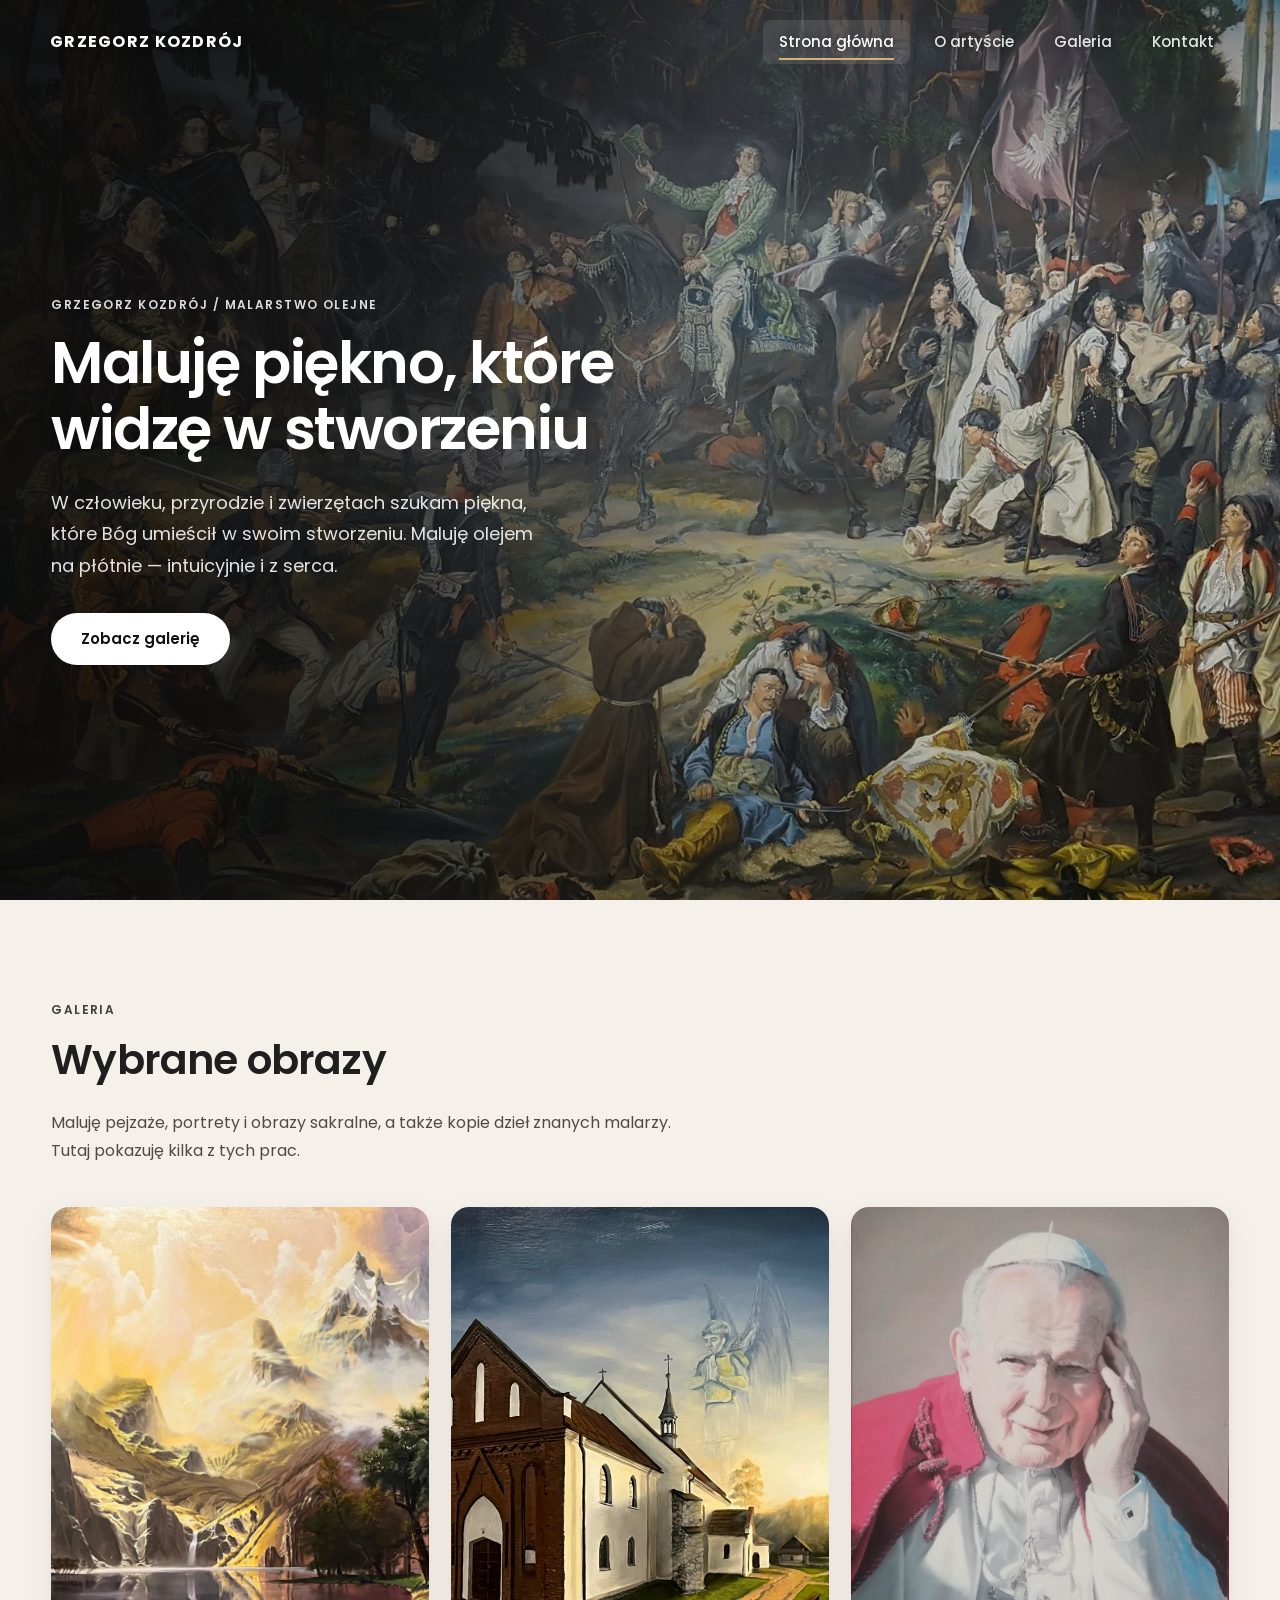
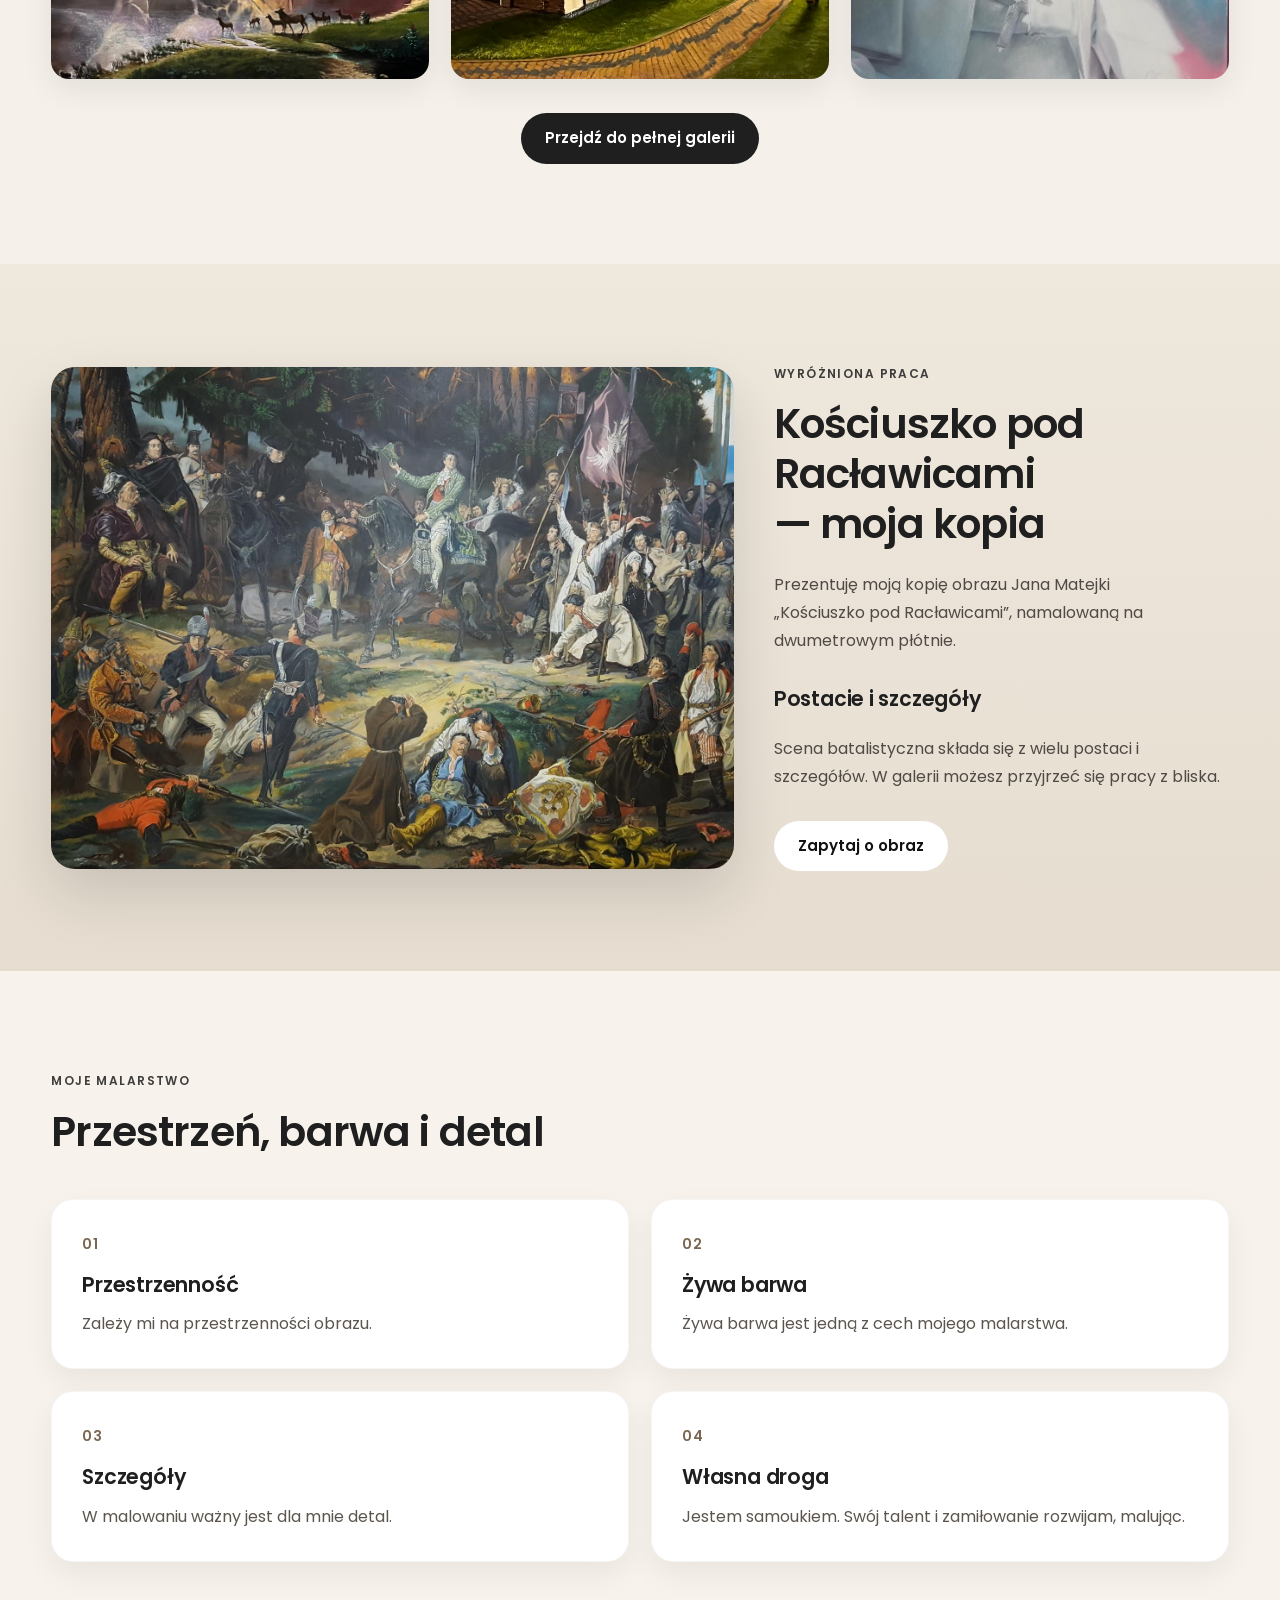
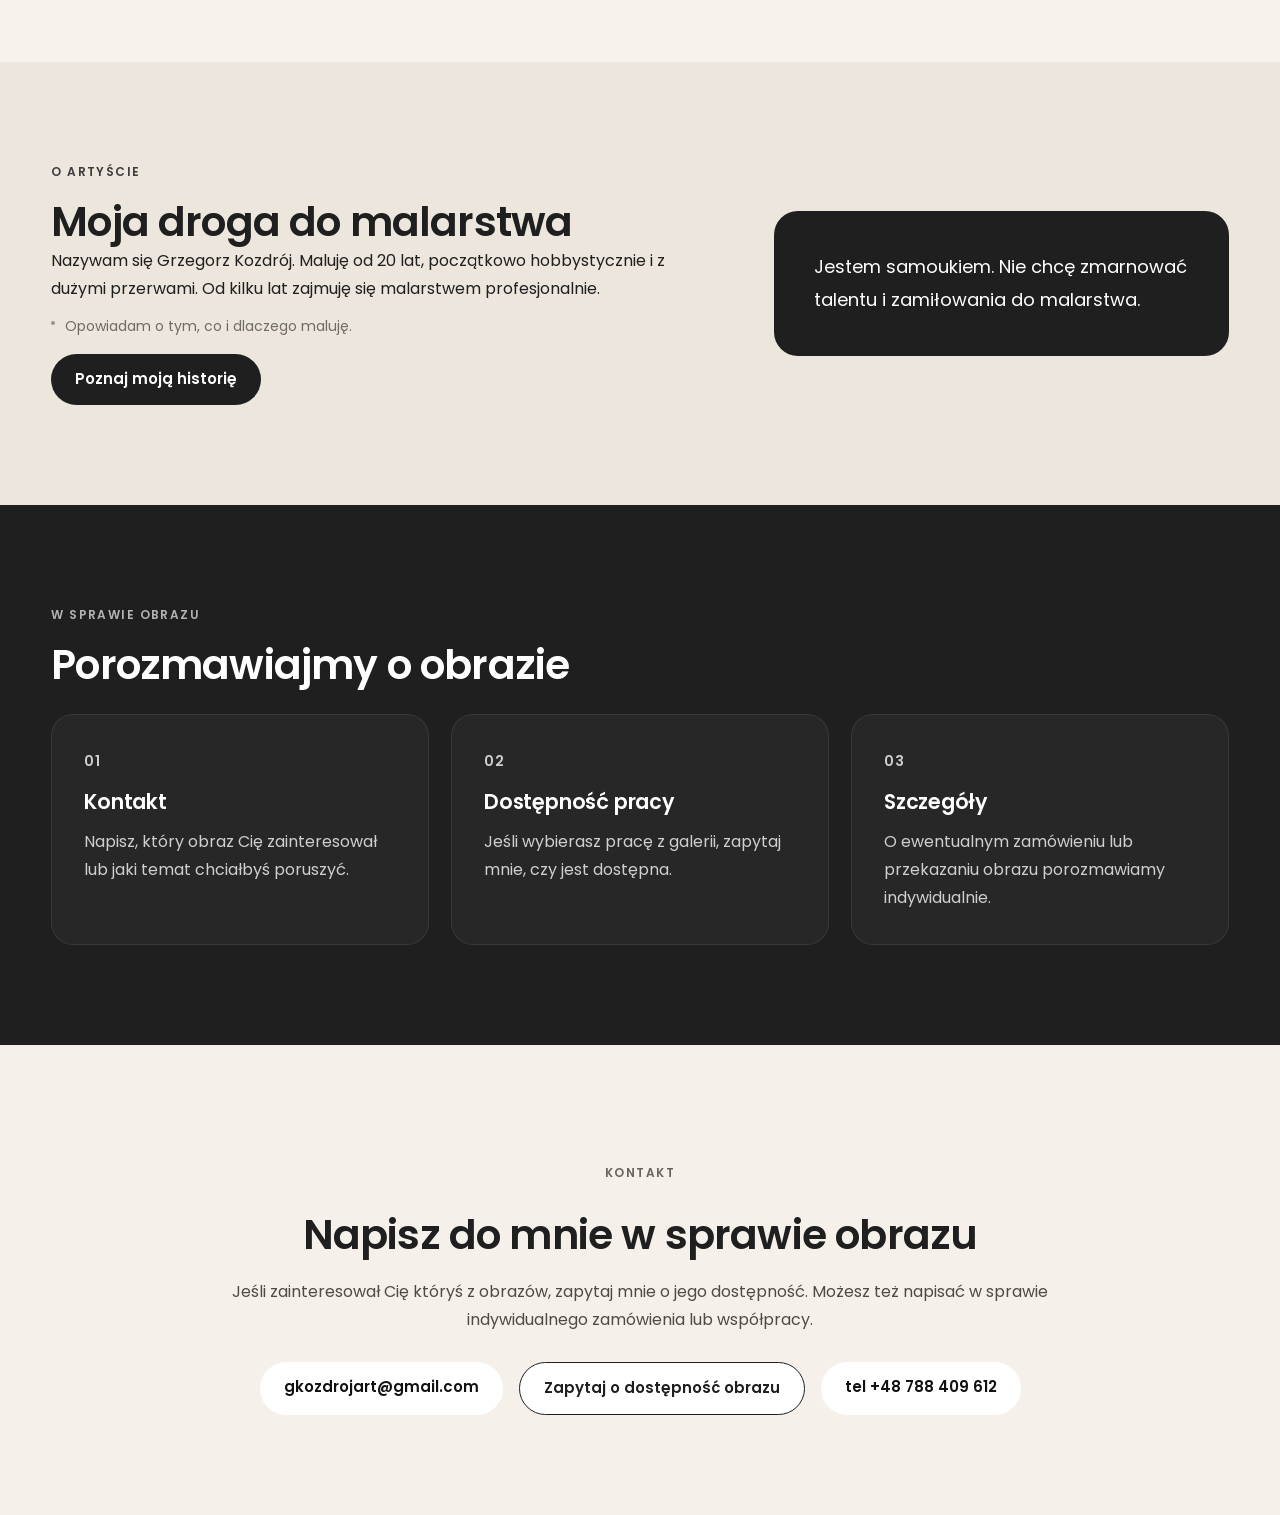
<file: index.html>
<!DOCTYPE html>
<html lang="pl">
<head>
  <meta charset="UTF-8" />
  <meta name="viewport" content="width=device-width, initial-scale=1.0" />
  <title>Grzegorz Kozdrój — malarstwo olejne</title>
  <meta name="description" content="Maluję olejem na płótnie, szukając piękna Bożego stworzenia. Poznaj moje malarstwo, obejrzyj wybrane prace i napisz do mnie w sprawie obrazu." />
  <meta name="robots" content="index, follow" />
  <link rel="canonical" href="https://grzegorzkozdroj.pl/" />
  <meta property="og:image:width" content="1200" />
  <meta property="og:image:height" content="630" />
  <meta property="og:type" content="website" />
  <meta property="og:locale" content="pl_PL" />
  <meta property="og:title" content="Grzegorz Kozdrój — malarstwo olejne" />
  <meta property="og:description" content="Maluję olejem na płótnie, szukając piękna Bożego stworzenia. Poznaj moje malarstwo, obejrzyj wybrane prace i napisz do mnie w sprawie obrazu." />
  <meta property="og:url" content="https://grzegorzkozdroj.pl/" />
  <meta property="og:image" content="https://grzegorzkozdroj.pl/images/og-image2.png" />
  <meta property="og:image:alt" content="Wybrana praca malarska Grzegorza Kozdroja" />

  <meta name="twitter:card" content="summary_large_image" />
  <meta name="twitter:title" content="Grzegorz Kozdrój — malarstwo olejne" />
  <meta name="twitter:description" content="Maluję olejem na płótnie, szukając piękna Bożego stworzenia. Poznaj moje malarstwo, obejrzyj wybrane prace i napisz do mnie w sprawie obrazu." />
  <meta name="twitter:image" content="https://grzegorzkozdroj.pl/images/og-image2.png" />
  <link rel="preconnect" href="https://fonts.googleapis.com" />
  <link rel="preconnect" href="https://fonts.gstatic.com" crossorigin />
  <link rel="stylesheet" href="https://fonts.googleapis.com/css2?family=Poppins:wght@400;500;600;700&display=swap" />
  <link rel="stylesheet" href="style.css" />
  <link rel="stylesheet" href="typography.css" />
  <link rel="stylesheet" href="navigation.css" />
  <script type="application/ld+json">
    {
      "@context": "https://schema.org",
      "@type": "Person",
      "name": "Grzegorz Kozdrój",
      "jobTitle": "Artysta malarz",
      "url": "https://grzegorzkozdroj.pl/",
      "image": "https://grzegorzkozdroj.pl/images/og-image2.png",
      "email": "gkozdrojart@gmail.com",
      "telephone": "+48 788 409 612",
      "sameAs": [],
      "knowsAbout": [
        "malarstwo olejne",
        "malarstwo sakralne",
        "malarstwo historyczne",
        "pejzaże olejne",
        "portret olejny"
      ]
    }
  </script>
  <link rel="icon" href="images/favicon2.ico" type="image/x-icon">
</head>
<body class="home-page">
  <header  class="site-header">
    <div class="container header-inner">
      <a href="index.html" class="brand">Grzegorz Kozdrój</a>

      <nav class="main-nav" aria-label="Nawigacja główna">
        <a href="index.html" class="active" aria-current="page">Strona główna</a>
        <a href="artysta.html">O artyście</a>
        <a href="galeria.html">Galeria</a>
        <a href="#kontakt">Kontakt</a>
      </nav>

      <button
        class="mobile-menu-btn"
        type="button"
        aria-label="Otwórz menu"
        aria-expanded="false"
        aria-controls="mobile-menu"
      >
        <span></span>
        <span></span>
      </button>
    </div>

    <nav class="mobile-nav" id="mobile-menu" aria-label="Nawigacja mobilna" hidden>
      <a href="index.html" class="active" aria-current="page">Strona główna</a>
      <a href="artysta.html">O artyście</a>
      <a href="galeria.html">Galeria</a>
      <a href="#kontakt">Kontakt</a>
    </nav>
  </header>
  <header class="hero">


    <div class="hero-content">
      <p class="hero-subtitle">Grzegorz Kozdrój / Malarstwo olejne</p>
      <h1>Maluję piękno, które widzę w stworzeniu</h1>
      <p class="hero-text">
        W człowieku, przyrodzie i zwierzętach szukam piękna, które Bóg umieścił w swoim stworzeniu. Maluję olejem na płótnie — intuicyjnie i z serca.
      </p>
      <a href="galeria.html" class="btn">Zobacz galerię</a>
    </div>
  </header>

  <main>
    <section class="intro" aria-labelledby="wybrane-prace">
      <div class="container">
        <div class="section-heading">
          <p class="eyebrow">Galeria</p>
          <h2 id="wybrane-prace">Wybrane obrazy</h2>
        </div>
        <p class="intro-text">
            Maluję pejzaże, portrety i obrazy sakralne, a także kopie dzieł znanych malarzy. Tutaj pokazuję kilka z tych prac.
        </p>

        <div class="preview-grid">
          <article class="preview-card">
            <img src="images/gallery-item4.jpg" alt="Kopia obrazu Alberta Bierstadta Among the Sierra Nevada, California — wykonanie Grzegorza Kozdroja" loading="lazy">
          </article>
          <article class="preview-card">
            <img src="images/gallery-item8.jpg" alt="Kościół i anioł — obraz Grzegorza Kozdroja" loading="lazy">
          </article>
          <article class="preview-card">
            <img src="images/gallery-item11.jpg" alt="Portret Jana Pawła II autorstwa Grzegorza Kozdroja" loading="lazy">
          </article>
        </div>

        <div class="center">
          <a href="galeria.html" class="btn btn-secondary">Przejdź do pełnej galerii</a>
        </div>
      </div>
    </section>
    <section class="featured-work" id="wyrozniona-praca">
      <div class="container featured-grid">
        <div class="featured-image-wrap">
          <img src="images/gallery-item3.jpg" alt="Kopia obrazu Jana Matejki Kościuszko pod Racławicami — wykonanie Grzegorza Kozdroja" loading="lazy" />
        </div>

        <div class="featured-content">
          <p class="eyebrow">Wyróżniona praca</p>
          <h2>Kościuszko pod Racławicami — moja kopia</h2>
          <p class="featured-text">
            Prezentuję moją kopię obrazu Jana Matejki „Kościuszko pod Racławicami”, namalowaną na dwumetrowym płótnie.
          </p>
          <h3>Postacie i szczegóły</h3>
          <p class="featured-text">Scena batalistyczna składa się z wielu postaci i szczegółów. W galerii możesz przyjrzeć się pracy z bliska.</p>
          <a href="#kontakt" class="btn">Zapytaj o obraz</a>
        </div>
      </div>
    </section>

    <section class="value-section" id="dlaczego-te-obrazy">
      <div class="container">
        <div class="section-heading value-heading">
          <p class="eyebrow">Moje malarstwo</p>
          <h2>Przestrzeń, barwa i detal</h2>
        </div>

        <div class="value-grid">
          <article class="value-card">
            <span class="value-number">01</span>
            <h3>Przestrzenność</h3>
            <p>Zależy mi na przestrzenności obrazu.</p>
          </article>

          <article class="value-card">
            <span class="value-number">02</span>
            <h3>Żywa barwa</h3>
            <p>Żywa barwa jest jedną z cech mojego malarstwa.</p>
          </article>

          <article class="value-card">
            <span class="value-number">03</span>
            <h3>Szczegóły</h3>
            <p>W malowaniu ważny jest dla mnie detal.</p>
          </article>

          <article class="value-card">
            <span class="value-number">04</span>
            <h3>Własna droga</h3>
            <p>Jestem samoukiem. Swój talent i zamiłowanie rozwijam, malując.</p>
          </article>
        </div>
      </div>
    </section>

    <section class="about" id="o-artyscie">
      <div class="container about-grid">
        <div class="about-text">
          <p class="eyebrow">O artyście</p>
          <h2>Moja droga do malarstwa</h2>
          <p>
            Nazywam się Grzegorz Kozdrój. Maluję od 20 lat, początkowo hobbystycznie i z dużymi przerwami. Od kilku lat zajmuję się malarstwem profesjonalnie.
          </p>
          <p class="microcopy">Opowiadam o tym, co i dlaczego maluję.</p>
          <a href="artysta.html" class="btn btn-secondary">Poznaj moją historię</a>
        </div>

        <div class="about-box">
          <p>
            Jestem samoukiem. Nie chcę zmarnować talentu i zamiłowania do malarstwa.
          </p>
        </div>
      </div>
    </section>

    <section class="process-section" id="proces-wspolpracy">
      <div class="container">
        <div class="section-heading process-heading">
          <p class="eyebrow">W sprawie obrazu</p>
          <h2>Porozmawiajmy o obrazie</h2>
        </div>

        <div class="process-grid">
          <article class="process-card">
            <span class="process-step">01</span>
            <h3>Kontakt</h3>
            <p>Napisz, który obraz Cię zainteresował lub jaki temat chciałbyś poruszyć.</p>
          </article>

          <article class="process-card">
            <span class="process-step">02</span>
            <h3>Dostępność pracy</h3>
            <p>Jeśli wybierasz pracę z galerii, zapytaj mnie, czy jest dostępna.</p>
          </article>

          <article class="process-card">
            <span class="process-step">03</span>
            <h3>Szczegóły</h3>
            <p>O ewentualnym zamówieniu lub przekazaniu obrazu porozmawiamy indywidualnie.</p>
          </article>
        </div>
      </div>
    </section>
    <!--
    <section class="testimonial-home" aria-labelledby="opinia-o-tworczosci-home">
      <div class="container testimonial-home-grid">
        <div class="testimonial-home-media">
          <img src="images/image.png" alt="Osoba wypowiadająca się o twórczości Grzegorza Kozdroja" />
        </div>

        <div class="testimonial-home-content">
          <p class="eyebrow">Opinia o twórczości</p>
          <h2 id="opinia-o-tworczosci-home">Malarstwo docenione przez osoby związane ze sztuką</h2>

          <blockquote class="testimonial-home-quote">
            „Twórczość Grzegorza Kozdroja wyróżnia się wyczuciem koloru, uważnością na detal oraz umiejętnością budowania nastroju obrazu. To malarstwo prowadzone z wrażliwością i autentycznym zrozumieniem tradycji.”
          </blockquote>

          <div class="testimonial-home-author">
            <strong>Imię i nazwisko do uzupełnienia</strong>
            <span>Nauczycielka malarstwa / ekspertka — do doprecyzowania</span>
          </div>
        </div>
      </div>
    </section>
    -->
    <section class="contact" id="kontakt">
      <div class="container contact-box">
        <p class="eyebrow">Kontakt</p>
        <h2>Napisz do mnie w sprawie obrazu</h2>
        <p>
          Jeśli zainteresował Cię któryś z obrazów, zapytaj mnie o jego dostępność. Możesz też napisać w sprawie indywidualnego zamówienia lub współpracy.
        </p>
        <div class="contact-actions">
          <a href="mailto:gkozdrojart@gmail.com" class="btn">gkozdrojart@gmail.com</a>
          <a href="mailto:gkozdrojart@gmail.com?subject=Zapytanie%20o%20dost%C4%99pno%C5%9B%C4%87%20obrazu" class="btn btn-secondary-outline">Zapytaj o dostępność obrazu</a>
          <a href="tel:+48788409612" class="btn">tel +48 788 409 612</a>
        </div>
      </div>
    </section>
  </main>
  <script src="artysta.js"></script>
  <a class="mobile-contact" href="#kontakt" aria-label="Przejdź do kontaktu">
    <svg viewBox="0 0 24 24" fill="none" aria-hidden="true" focusable="false"><path d="M20 11.5a7.5 7.5 0 0 1-7.5 7.5H6l-3 2V11.5a8.5 8.5 0 0 1 17 0Z"/><path d="M8 10h8M8 14h5"/></svg>
  </a>
  <script src="mobile-contact.js"></script>
</body>
</html>
</file>
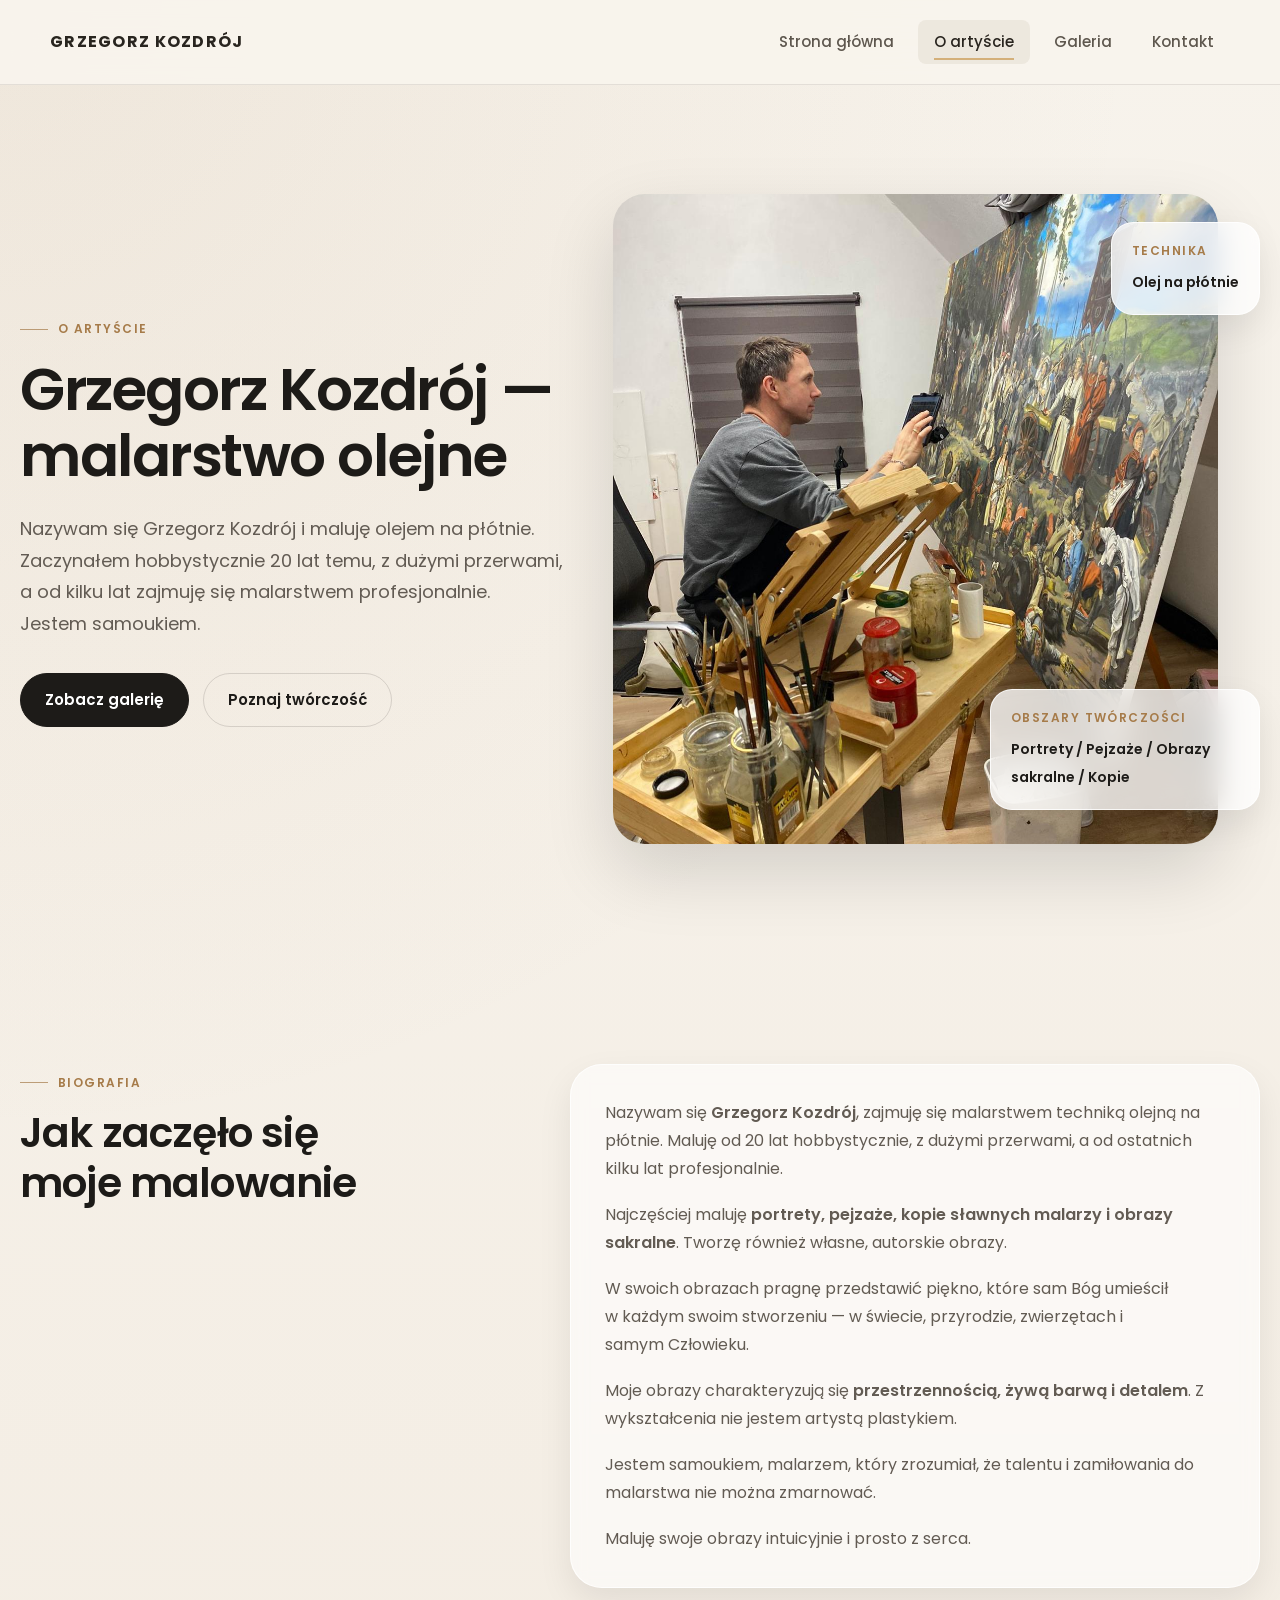
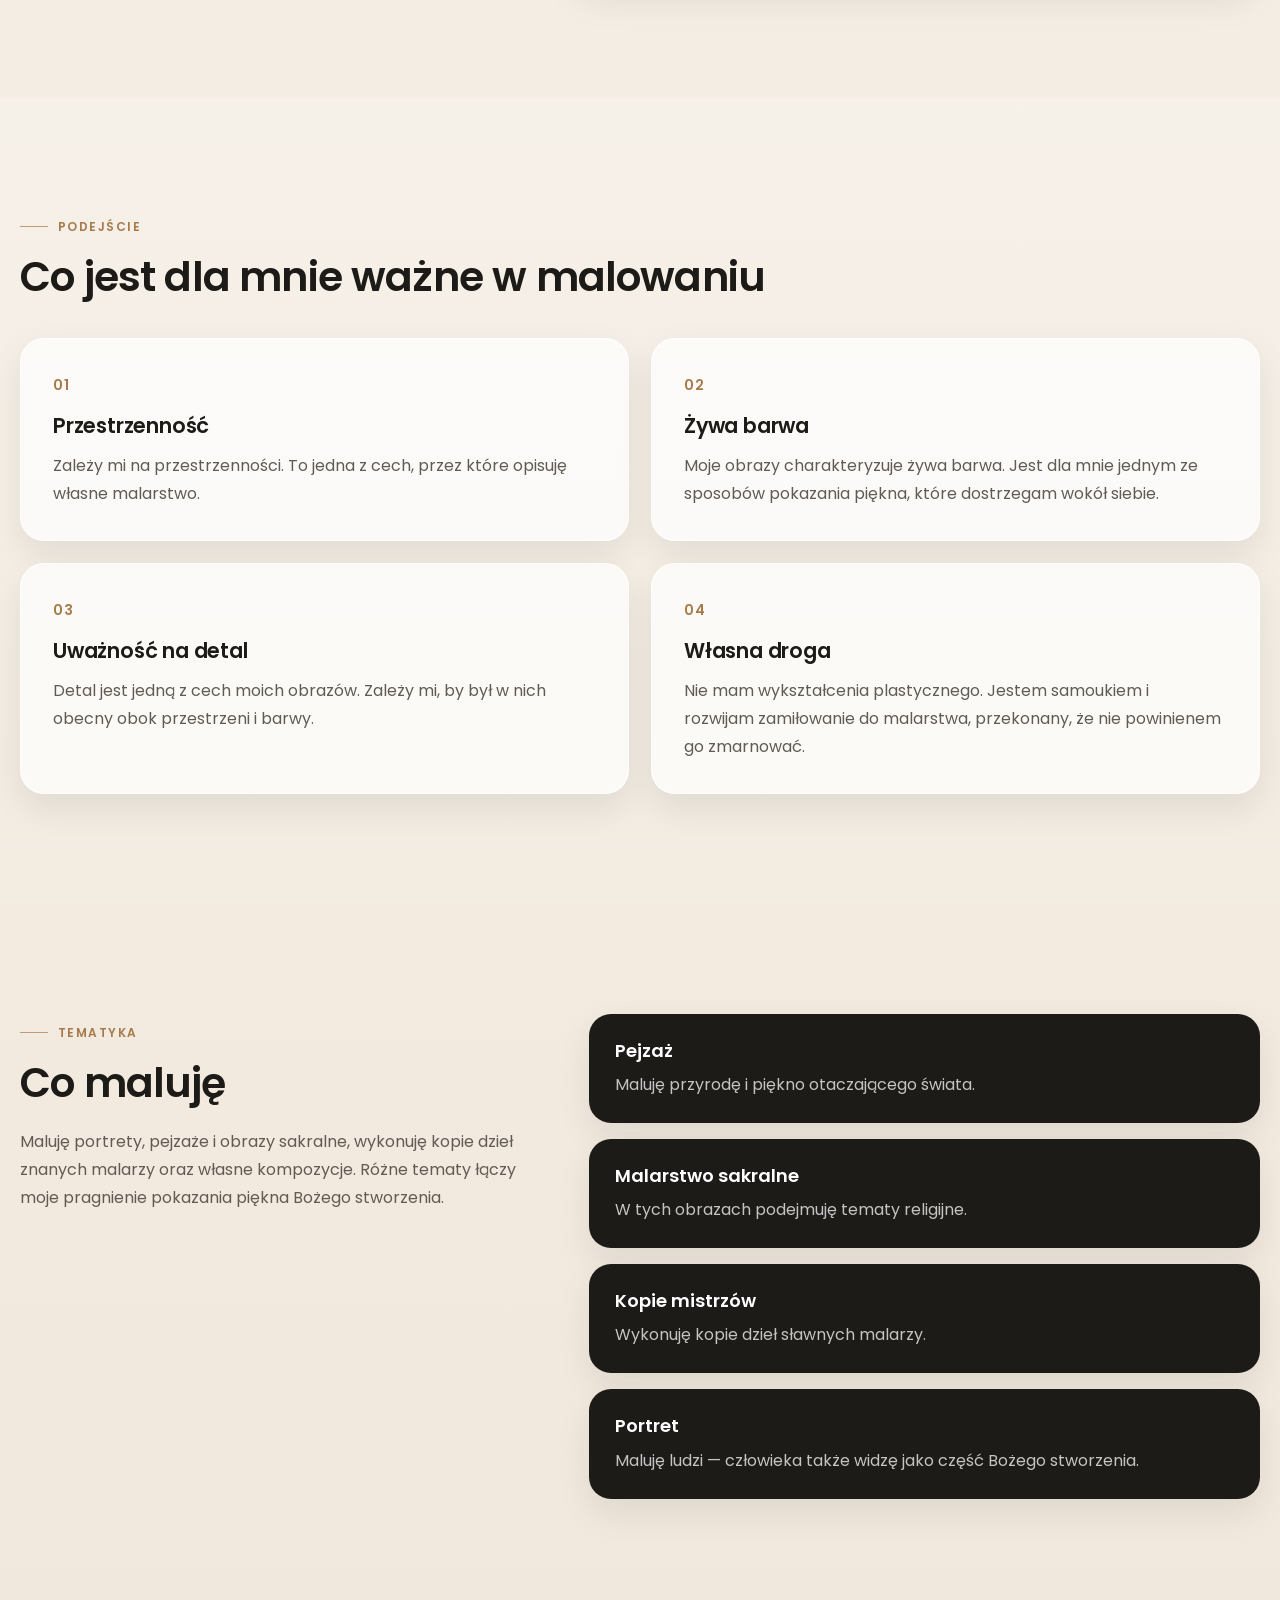
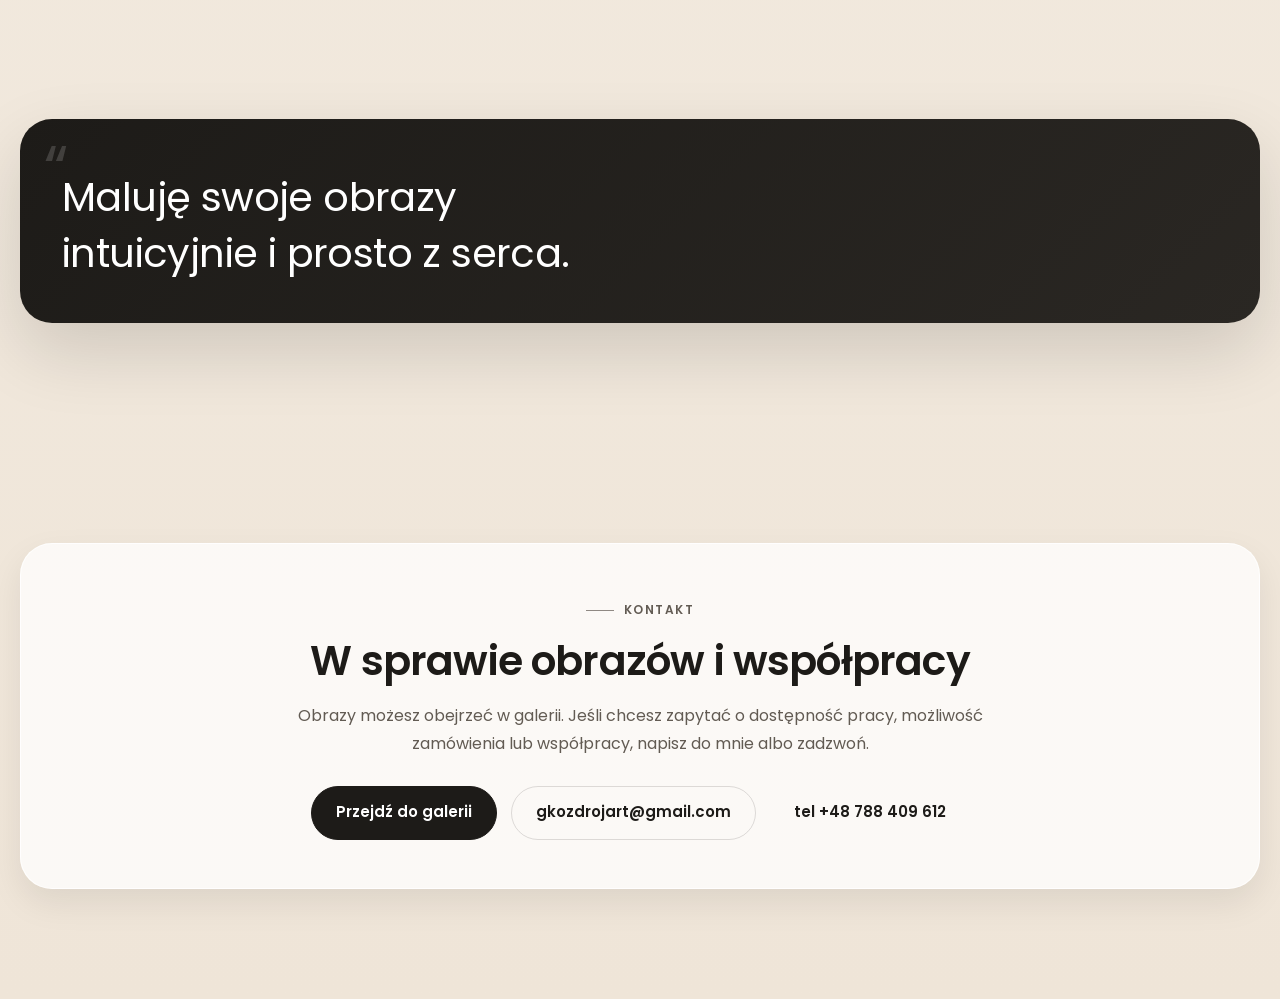
<file: artysta.html>
<!DOCTYPE html>
<html lang="pl">
<head>
  <meta charset="UTF-8" />
  <meta name="viewport" content="width=device-width, initial-scale=1.0" />
  <title>O mnie — Grzegorz Kozdrój</title>
  <meta
    name="description"
    content="Jestem samoukiem. Maluję od 20 lat z dużymi przerwami, od kilku lat profesjonalnie. Opowiadam o swojej drodze i o tym, co chcę pokazać w obrazach."
  />
  <meta name="robots" content="index, follow" />
  <link rel="canonical" href="https://grzegorzkozdroj.pl/artysta.html" />
  <meta property="og:image:width" content="1200" />
  <meta property="og:image:height" content="630" />
  <meta property="og:type" content="website" />
  <meta property="og:locale" content="pl_PL" />
  <meta property="og:title" content="O mnie — Grzegorz Kozdrój" />
  <meta property="og:description" content="Jestem samoukiem. Maluję od 20 lat z dużymi przerwami, od kilku lat profesjonalnie. Opowiadam o swojej drodze i o tym, co chcę pokazać w obrazach." />
  <meta property="og:url" content="https://grzegorzkozdroj.pl/artysta.html" />
  <meta property="og:image" content="https://grzegorzkozdroj.pl/images/og-image2.png" />
  <meta property="og:image:alt" content="Wybrana praca malarska Grzegorza Kozdroja" />

  <meta name="twitter:card" content="summary_large_image" />
  <meta name="twitter:title" content="O mnie — Grzegorz Kozdrój" />
  <meta name="twitter:description" content="Jestem samoukiem. Maluję od 20 lat z dużymi przerwami, od kilku lat profesjonalnie. Opowiadam o swojej drodze i o tym, co chcę pokazać w obrazach." />
  <meta name="twitter:image" content="https://grzegorzkozdroj.pl/images/og-image2.png" />

  <link rel="preconnect" href="https://fonts.googleapis.com" />
  <link rel="preconnect" href="https://fonts.gstatic.com" crossorigin />
  <link
    href="https://fonts.googleapis.com/css2?family=Poppins:wght@400;500;600;700&display=swap"
    rel="stylesheet"
  />
  <link rel="stylesheet" href="artysta.css" />
  <link rel="stylesheet" href="typography.css" />
  <link rel="stylesheet" href="navigation.css" />
  <script type="application/ld+json">
    {
      "@context": "https://schema.org",
      "@type": "VisualArtist",
      "name": "Grzegorz Kozdrój",
      "jobTitle": "Artysta malarz",
      "description": "Malarz tworzący obrazy olejne na płótnie: pejzaże, portrety, malarstwo sakralne i autorskie kompozycje.",
      "url": "https://grzegorzkozdroj.pl/",
      "image": "https://grzegorzkozdroj.pl/images/og-image2.png",
      "email": "gkozdrojart@gmail.com",
      "telephone": "+48 788 409 612",
      "sameAs": [],
      "knowsAbout": [
        "malarstwo olejne",
        "malarstwo sakralne",
        "malarstwo historyczne",
        "pejzaże olejne",
        "portret olejny"
      ]
    }
  </script>
  <link rel="icon" href="images/favicon2.ico" type="image/x-icon">
</head>
<body>
    <header class="site-header">
        <div class="container header-inner">
          <a href="index.html" class="brand">Grzegorz Kozdrój</a>

          <nav class="main-nav" aria-label="Nawigacja główna">
            <a href="index.html">Strona główna</a>
            <a href="artysta.html" class="active" aria-current="page">O artyście</a>
            <a href="galeria.html">Galeria</a>
            <a href="#kontakt">Kontakt</a>
          </nav>

          <button
            class="mobile-menu-btn"
            type="button"
            aria-label="Otwórz menu"
            aria-expanded="false"
        aria-controls="mobile-menu"
          >
            <span></span>
            <span></span>
          </button>
        </div>

        <nav class="mobile-nav" id="mobile-menu" aria-label="Nawigacja mobilna" hidden>
          <a href="index.html">Strona główna</a>
          <a href="artysta.html" class="active" aria-current="page">O artyście</a>
          <a href="galeria.html">Galeria</a>
          <a href="#kontakt">Kontakt</a>
        </nav>
      </header>

  <main class="artist-page">
    <section class="artist-hero">
      <div class="container artist-hero-grid">
        <div class="artist-hero-copy">
          <p class="eyebrow">O artyście</p>
          <h1>Grzegorz Kozdrój — malarstwo olejne</h1>
          <p class="artist-lead">
            Nazywam się Grzegorz Kozdrój i maluję olejem na płótnie. Zaczynałem hobbystycznie 20 lat temu, z dużymi przerwami, a od kilku lat zajmuję się malarstwem profesjonalnie. Jestem samoukiem.
          </p>

          <div class="hero-actions">
            <a href="galeria.html" class="btn btn-dark">Zobacz galerię</a>
            <a href="#bio" class="btn btn-outline">Poznaj twórczość</a>
          </div>
        </div>

        <div class="artist-hero-visual">
          <div class="hero-image-card hero-image-main">
            <img src="images/artist-hero.jpg" alt="Grzegorz Kozdrój – artysta malarz tworzący obrazy olejne na płótnie" loading="eager" />
          </div>

          <div class="hero-floating-card hero-floating-top">
            <span class="floating-label">Technika</span>
            <strong>Olej na płótnie</strong>
          </div>

          <div class="hero-floating-card hero-floating-bottom">
            <span class="floating-label">Obszary twórczości</span>
            <strong>Portrety / Pejzaże / Obrazy sakralne / Kopie</strong>
          </div>
        </div>
      </div>
    </section>

    <section class="artist-bio" id="bio">
      <div class="container artist-bio-grid">
        <div class="section-intro">
          <p class="eyebrow">Biografia</p>
          <h2>Jak zaczęło się moje malowanie</h2>
        </div>

        <div class="artist-bio-content">
          <p>
            Nazywam się <strong>Grzegorz Kozdrój</strong>, zajmuję się malarstwem techniką olejną na płótnie.
            Maluję od 20 lat hobbystycznie, z dużymi przerwami, a od ostatnich kilku lat profesjonalnie.
          </p>

          <p>
            Najczęściej maluję <strong>portrety, pejzaże, kopie sławnych malarzy i obrazy sakralne</strong>. Tworzę również własne, autorskie obrazy.
          </p>

          <p>
            W swoich obrazach pragnę przedstawić piękno, które sam Bóg umieścił w każdym swoim stworzeniu —
            w świecie, przyrodzie, zwierzętach i samym Człowieku.
          </p>

          <p>
            Moje obrazy charakteryzują się <strong>przestrzennością, żywą barwą i detalem</strong>.
            Z wykształcenia nie jestem artystą plastykiem.
          </p>

          <p>
            Jestem samoukiem, malarzem, który zrozumiał, że talentu i zamiłowania do malarstwa
            nie można zmarnować.
          </p>

          <p>
            Maluję swoje obrazy intuicyjnie i prosto z serca.
          </p>
        </div>
      </div>
    </section>

    <section class="artist-values">
      <div class="container">
        <div class="section-intro values-heading">
          <p class="eyebrow">Podejście</p>
          <h2>Co jest dla mnie ważne w malowaniu</h2>
        </div>

        <div class="values-grid">
          <article class="value-card">
            <span class="value-number">01</span>
            <h3>Przestrzenność</h3>
            <p>
              Zależy mi na przestrzenności. To jedna z cech, przez które opisuję własne malarstwo.
            </p>
          </article>

          <article class="value-card">
            <span class="value-number">02</span>
            <h3>Żywa barwa</h3>
            <p>
              Moje obrazy charakteryzuje żywa barwa. Jest dla mnie jednym ze sposobów pokazania piękna, które dostrzegam wokół siebie.
            </p>
          </article>

          <article class="value-card">
            <span class="value-number">03</span>
            <h3>Uważność na detal</h3>
            <p>
              Detal jest jedną z cech moich obrazów. Zależy mi, by był w nich obecny obok przestrzeni i barwy.
            </p>
          </article>

          <article class="value-card">
            <span class="value-number">04</span>
            <h3>Własna droga</h3>
            <p>
              Nie mam wykształcenia plastycznego. Jestem samoukiem i rozwijam zamiłowanie do malarstwa, przekonany, że nie powinienem go zmarnować.
            </p>
          </article>
        </div>
      </div>
    </section>

    <section class="artist-focus">
      <div class="container artist-focus-grid">
        <div class="artist-focus-copy">
          <p class="eyebrow">Tematyka</p>
          <h2>Co maluję</h2>
          <p>
            Maluję portrety, pejzaże i obrazy sakralne, wykonuję kopie dzieł znanych malarzy oraz własne kompozycje. Różne tematy łączy moje pragnienie pokazania piękna Bożego stworzenia.
          </p>
        </div>

        <div class="artist-focus-list">
          <article class="focus-item">
            <span>Pejzaż</span>
            <p>Maluję przyrodę i piękno otaczającego świata.</p>
          </article>

          <article class="focus-item">
            <span>Malarstwo sakralne</span>
            <p>W tych obrazach podejmuję tematy religijne.</p>
          </article>

          <article class="focus-item">
            <span>Kopie mistrzów</span>
            <p>Wykonuję kopie dzieł sławnych malarzy.</p>
          </article>

          <article class="focus-item">
            <span>Portret</span>
            <p>Maluję ludzi — człowieka także widzę jako część Bożego stworzenia.</p>
          </article>
        </div>
      </div>
    </section>

    <section class="artist-quote">
      <div class="container">
        <div class="quote-box">
          <p class="quote-mark">“</p>
          <blockquote>
            Maluję swoje obrazy intuicyjnie i prosto z serca.
          </blockquote>
        </div>
      </div>
    </section>

    <section class="artist-contact" id="kontakt">
      <div class="container">
        <div class="artist-contact-box">
          <p class="eyebrow">Kontakt</p>
          <h2>W sprawie obrazów i współpracy</h2>
          <p>
            Obrazy możesz obejrzeć w galerii. Jeśli chcesz zapytać o dostępność pracy, możliwość zamówienia lub współpracy, napisz do mnie albo zadzwoń.
          </p>

          <div class="artist-contact-actions">
            <a href="galeria.html" class="btn btn-dark">Przejdź do galerii</a>
            <a href="mailto:gkozdrojart@gmail.com" class="btn btn-outline">gkozdrojart@gmail.com</a>
            <a href="tel:+48788409612" class="btn">tel +48 788 409 612</a>
          </div>
        </div>
      </div>
    </section>
  </main>
  <script src="artysta.js"></script>
  <a class="mobile-contact" href="#kontakt" aria-label="Przejdź do kontaktu">
    <svg viewBox="0 0 24 24" fill="none" aria-hidden="true" focusable="false"><path d="M20 11.5a7.5 7.5 0 0 1-7.5 7.5H6l-3 2V11.5a8.5 8.5 0 0 1 17 0Z"/><path d="M8 10h8M8 14h5"/></svg>
  </a>
  <script src="mobile-contact.js"></script>
</body>
</html>
</file>
<file: style.css>
* {
    margin: 0;
    padding: 0;
    box-sizing: border-box;
  }

  html {
    scroll-behavior: smooth;
    overflow-x: hidden;
  }

  body {
    background: #f5f1ea;
    color: #1f1f1f;
    width: 100%;
    overflow-x: hidden;
  }

  img {
    width: 100%;
    display: block;
  }

  a {
    text-decoration: none;
    color: inherit;
  }

  .container {
    width: min(1180px, 92%);
    max-width: 100%;
    margin: 0 auto;
  }

  .hero {
    min-height: 100vh;
    background:
      linear-gradient(to right, rgba(20, 20, 20, 0.70), rgba(20, 20, 20, 0.30)),
      url("images/hero.jpg") center/cover no-repeat;
    color: #ffffff;
    display: flex;
    flex-direction: column;
    justify-content: space-between;
    padding: 24px 0 60px;
  }


/* HEADER */

.site-header {
  position: absolute;
  top: 0;
  left: 0;
  width: 100%;
  z-index: 100;
  background: transparent;
  border-bottom: 1px solid transparent;
  backdrop-filter: none;
  color: white;
}

.header-inner {
  min-height: 84px;
  display: flex;
  align-items: center;
  justify-content: space-between;
  gap: 24px;
}

.brand {
  position: relative;
  z-index: 3;
}

.main-nav {
  display: flex;
  align-items: center;
  gap: 28px;
}

.main-nav a {
  color: rgba(255, 255, 255, 0.72);
  transition: color var(--transition);
}

.main-nav a:hover,
.main-nav a.active {
  color: var(--text);
}

.mobile-menu-btn {
  display: none;
  width: 52px;
  height: 52px;
  border: 1px solid var(--line-strong);
  border-radius: 50%;
  background: rgba(255, 255, 255, 0.6);
  backdrop-filter: blur(10px);
  align-items: center;
  justify-content: center;
  flex-direction: column;
  gap: 6px;
  cursor: pointer;
}

.mobile-menu-btn span {
  width: 18px;
  height: 2px;
  border-radius: 999px;
  background: var(--text);
  display: block;
}

.mobile-nav {
  display: none;
}

  .hero-content {
    width: min(1180px, 92%);
    margin: 0 auto;
    max-width: 720px;
    overflow: hidden;
    padding-top: 112px;
  }

  .hero-subtitle,
  .eyebrow {
    margin-bottom: 16px;
    opacity: 0.85;
  }

  .hero h1 {
    margin-bottom: 22px;
    max-width: 100%;
    overflow-wrap: anywhere;
  }

  .hero-text {
    max-width: 620px;
    margin-bottom: 28px;
    color: rgba(255, 255, 255, 0.88);
  }

  .btn {
    display: inline-block;
    padding: 14px 24px;
    border-radius: 999px;
    background: #ffffff;
    color: #111111;
    transition: transform 0.2s ease, opacity 0.2s ease;
  }

  .btn:hover {
    transform: translateY(-1px);
    opacity: 0.95;
  }

  .btn-secondary {
    background: #1f1f1f;
    color: #ffffff;
  }

  .intro,
  .featured-work,
  .value-section,
  .about,
  .process-section,
  .contact {
    padding: 100px 0;
  }

/* THEMES SECTION */
.themes {
    padding: 100px 0;
    background: linear-gradient(180deg, #f5f1ea 0%, #efe8dd 100%);
  }

  .themes-grid {
    display: grid;
    grid-template-columns: 1fr 1.1fr;
    gap: 48px;
    align-items: start;
  }

  .themes-intro h2 {
    margin-top: 14px;
  }

  .themes-intro p:last-child {
    margin-top: 18px;
    max-width: 520px;
    color: #4f4a45;
  }

  .themes-columns {
    display: grid;
    grid-template-columns: repeat(2, 1fr);
    gap: 22px;
  }

  .theme-block {
    background: #ffffff;
    padding: 28px;
    border-radius: 20px;
    border: 1px solid rgba(0,0,0,0.04);
    transition: transform 0.25s ease, box-shadow 0.25s ease;
  }

  .theme-block h3 {
    margin-bottom: 10px;
  }

  .theme-block p {
    color: #6b645d;
  }

  /* bardzo subtelny efekt */
  .theme-block:hover {
    transform: translateY(-2px);
    box-shadow: 0 10px 25px rgba(0,0,0,0.06);
  }

  .section-heading {
    margin-bottom: 24px;
  }

.intro-text {
    max-width: 760px;
    margin-bottom: 42px;
    color: #4f4a45;
  }

  .preview-grid {
    display: grid;
    grid-template-columns: repeat(3, 1fr);
    gap: 22px;
    margin-bottom: 34px;
  }

  .preview-card {
    background: #ffffff;
    border-radius: 18px;
    overflow: hidden;
    box-shadow: 0 10px 30px rgba(0, 0, 0, 0.08);
    aspect-ratio: 4 / 5;
  }

  .preview-card img {
    height: 100%;
    object-fit: cover;
  }

  .center {
    text-align: center;
  }

  .about {
    background: #ece6dc;
  }

  .about-grid {
    display: grid;
    grid-template-columns: 1.2fr 0.8fr;
    gap: 40px;
    align-items: center;
  }

  .about-text p:last-child {
    margin-top: 20px;
    max-width: 700px;
    color: #4f4a45;
  }

  .about-box {
    background: #1f1f1f;
    color: #ffffff;
    padding: 40px;
    border-radius: 24px;
  }

  .contact-box {
    text-align: center;
    max-width: 860px;
  }

  .contact-box p {
    margin: 18px auto 28px;
    color: #4f4a45;
  }

  .featured-work {
    background: linear-gradient(180deg, #efe8dd 0%, #e6ddd0 100%);
  }

  .featured-grid {
    display: grid;
    grid-template-columns: 1.2fr 0.8fr;
    gap: 40px;
    align-items: center;
  }

  .featured-image-wrap {
    border-radius: 24px;
    overflow: hidden;
    box-shadow: 0 24px 60px rgba(0, 0, 0, 0.14);
    min-height: 320px;
  }

  .featured-image-wrap img {
    width: 100%;
    height: 100%;
    object-fit: cover;
  }

  .featured-content {
    max-width: 520px;
  }

  .featured-text {
    margin: 22px 0 30px;
    color: #4f4a45;
  }

  .value-section {
    background: #f7f3ec;
  }

  .value-heading {
    max-width: 760px;
    margin-bottom: 42px;
  }

  .value-grid {
    display: grid;
    grid-template-columns: repeat(2, 1fr);
    gap: 22px;
  }

  .value-card {
    background: #ffffff;
    padding: 30px;
    border-radius: 22px;
    box-shadow: 0 12px 30px rgba(0, 0, 0, 0.06);
    border: 1px solid rgba(0, 0, 0, 0.04);
  }

  .value-number,
  .process-step {
    display: inline-block;
    margin-bottom: 16px;
    color: #7b6751;
  }

  .value-card h3,
  .process-card h3 {
    margin-bottom: 12px;
  }

  .value-card p,
  .process-card p {
    color: #5c554e;
  }

  .process-section {
    background: #1f1f1f;
    color: #ffffff;
  }

  .process-section .eyebrow,
  .process-section .process-step,
  .process-section p {
    color: rgba(255, 255, 255, 0.78);
  }

  .process-grid {
    display: grid;
    grid-template-columns: repeat(3, 1fr);
    gap: 22px;
  }

  .process-card {
    padding: 32px;
    border-radius: 22px;
    background: rgba(255, 255, 255, 0.04);
    border: 1px solid rgba(255, 255, 255, 0.08);
  }

  .contact-actions {
    display: flex;
    justify-content: center;
    gap: 16px;
    flex-wrap: wrap;
  }

.testimonial-home {
  padding: 100px 0;
  background: linear-gradient(180deg, #f3ece2 0%, #ece2d5 100%);
}

.testimonial-home-grid {
  display: grid;
  grid-template-columns: 0.86fr 1.14fr;
  gap: 40px;
  align-items: center;
}

.testimonial-home-media {
  position: relative;
  overflow: hidden;
  border-radius: 26px;
  aspect-ratio: 4 / 5;
  background: #ddd3c6;
  box-shadow: 0 24px 60px rgba(0, 0, 0, 0.14);
}

.testimonial-home-media img {
  width: 100%;
  height: 100%;
  object-fit: cover;
}

.testimonial-home-content h2 {
  margin-top: 14px;
  max-width: 14ch;
}

.testimonial-home-quote {
  margin-top: 24px;
  max-width: 56ch;
  color: #3f3933;
}

.testimonial-home-author {
  margin-top: 24px;
  display: grid;
  gap: 4px;
}

.testimonial-home-author strong {
  color: #1f1f1f;
}

.testimonial-home-author span {
  color: #6a625a;
}

  .btn-secondary-outline {
    display: inline-block;
    padding: 14px 24px;
    border-radius: 999px;
    border: 1px solid #1f1f1f;
    color: #1f1f1f;
    transition: transform 0.2s ease, opacity 0.2s ease, background 0.2s ease;
  }

  .btn-secondary-outline:hover {
    transform: translateY(-1px);
    opacity: 0.96;
    background: rgba(31, 31, 31, 0.04);
  }

.mobile-menu-btn {
  display: none;
  width: 52px;
  height: 52px;
  border: 1px solid rgba(29, 27, 24, 0.14);
  border-radius: 50%;
  background: rgba(255, 255, 255, 0.6);
  backdrop-filter: blur(10px);
  align-items: center;
  justify-content: center;
  flex-direction: column;
  gap: 6px;
  cursor: pointer;
  transition:
    background var(--transition),
    border-color var(--transition),
    transform var(--transition);
}

  .mobile-menu-btn:hover {
    transform: translateY(-1px);
  }

.mobile-menu-btn span {
  width: 18px;
  height: 2px;
  border-radius: 999px;
  background: #1d1b18;
  display: block;
  transition: transform var(--transition), opacity var(--transition);
}

  .mobile-menu-btn.is-active span:first-child {
    transform: translateY(4px) rotate(45deg);
  }

  .mobile-menu-btn.is-active span:last-child {
    transform: translateY(-4px) rotate(-45deg);
  }

  .mobile-nav {
    display: none;
  }


/* MOBILE */
@media (max-width: 900px) {
  .themes-grid,
  .themes-columns,
  .about-grid,
  .featured-grid,
  .value-grid,
  .process-grid,
  .testimonial-home-grid {
    grid-template-columns: 1fr;
  }



  .navbar {
    width: 92%;
    max-width: 92%;
    flex-direction: column;
    align-items: flex-start;
    gap: 14px;
  }

.nav-links {
    width: 100%;
    gap: 12px;
    flex-wrap: wrap;
    justify-content: flex-start;
  }

  .nav-links a {
    display: inline-flex;
    padding: 10px 14px;
    border-radius: 999px;
    background: rgba(255, 255, 255, 0.08);
  }

  .site-header {
    background: transparent;
    border-bottom: 1px solid transparent;
    backdrop-filter: none;
  }

  .header-inner {
    min-height: auto;
    padding: 14px 0;
  }

  .main-nav {
    display: none;
  }

  .mobile-menu-btn {
    display: inline-flex;
  }

  .mobile-nav {
    display: grid;
    grid-template-columns: repeat(2, 1fr);
    gap: 10px;
    padding: 0 14px 16px;
  }

  .mobile-nav a {
    min-height: 46px;
    display: flex;
    align-items: center;
    justify-content: center;
    text-align: center;
    padding: 10px 12px;
    border-radius: 16px;
    background: rgba(255, 255, 255, 0.68);
    border: 1px solid rgba(255, 255, 255, 0.8);
    color: rgba(29, 27, 24, 0.8);
  }

  .mobile-nav a.active {
    background: #1d1b18;
    color: #ffffff;
    border-color: #1d1b18;
  }

  .hero-content {
    width: 92%;
    max-width: 92%;
    padding-top: 48px;
  }

  .hero-subtitle,
  .eyebrow {
    margin-bottom: 12px;
  }

  .hero h1 {
    margin-bottom: 18px;
    max-width: 10ch;
  }

  .hero-text {
    max-width: 34ch;
    margin-bottom: 24px;
  }

  .btn,
  .btn-secondary,
  .btn-secondary-outline {
    width: 100%;
    justify-content: center;
    text-align: center;
  }

  .themes-grid {
    gap: 32px;
  }

  .themes-columns,
  .value-grid,
  .process-grid,
  .preview-grid {
    gap: 16px;
  }

  .intro-text,
  .themes-intro p:last-child,
  .about-text p:last-child,
  .featured-text,
  .contact-box p {
    max-width: 100%;
  }

  .preview-card {
    aspect-ratio: 4 / 4.8;
  }

  .featured-grid,
  .about-grid {
    gap: 28px;
  }

  .featured-image-wrap {
    min-height: 120px;
  }

  .featured-content,
  .value-heading,
  .contact-box,
  .testimonial-home-content {
    max-width: 100%;
  }

  .about-box,
  .value-card,
  .process-card,
  .theme-block,
  .testimonial-home-content {
    padding: 24px;
  }

  .contact-actions {
    flex-direction: column;
    align-items: stretch;
  }

  .testimonial-home {
    padding: 72px 0;
  }

  .testimonial-home-grid {
    gap: 24px;
  }

  .testimonial-home-media {
    max-width: 320px;
    width: 100%;
    margin: 0 auto;
    border-radius: 22px;
  }

  .testimonial-home-content {
    padding: 0;
  }

  .testimonial-home-content h2 {
    max-width: 100%;
  }

}/* MOBILE */
@media (max-width: 900px) {
  .themes-grid,
  .themes-columns,
  .about-grid,
  .featured-grid,
  .value-grid,
  .process-grid,
  .testimonial-home-grid {
    grid-template-columns: 1fr;
  }



  .navbar {
    width: 92%;
    max-width: 92%;
    flex-direction: column;
    align-items: flex-start;
    gap: 14px;
  }

.nav-links {
    width: 100%;
    gap: 12px;
    flex-wrap: wrap;
    justify-content: flex-start;
  }

  .nav-links a {
    display: inline-flex;
    padding: 10px 14px;
    border-radius: 999px;
    background: rgba(255, 255, 255, 0.08);
  }

  .hero-content {
    width: 92%;
    max-width: 92%;
    padding-top: 48px;
  }

  .hero-subtitle,
  .eyebrow {
    margin-bottom: 12px;
  }

  .hero h1 {
    margin-bottom: 18px;
    max-width: 10ch;
  }

  .hero-text {
    max-width: 34ch;
    margin-bottom: 24px;
  }

  .btn,
  .btn-secondary,
  .btn-secondary-outline {
    width: 100%;
    justify-content: center;
    text-align: center;
  }

  .themes-grid {
    gap: 32px;
  }

  .themes-columns,
  .value-grid,
  .process-grid,
  .preview-grid {
    gap: 16px;
  }

  .intro-text,
  .themes-intro p:last-child,
  .about-text p:last-child,
  .featured-text,
  .contact-box p {
    max-width: 100%;
  }

  .preview-card {
    aspect-ratio: 4 / 4.8;
  }

  .featured-grid,
  .about-grid {
    gap: 28px;
  }

  .featured-image-wrap {
    min-height: 220px;
  }

  .featured-content,
  .value-heading,
  .contact-box {
    max-width: 100%;
  }

  .about-box,
  .value-card,
  .process-card,
  .theme-block {
    padding: 24px;
  }

  .contact-actions {
    flex-direction: column;
    align-items: stretch;
  }
  .mobile-menu-btn {
    display: inline-flex;
  }

  .mobile-nav {
    display: block;
    max-height: 0;
    overflow: hidden;
    opacity: 0;
    margin-top: 4px;
    padding: 0;
    border-radius: 22px;
    background: linear-gradient(180deg, rgba(10, 10, 12, 0.88) 0%, rgba(18, 18, 22, 0.82) 100%);
    border: 1px solid rgba(255, 255, 255, 0.08);
    backdrop-filter: blur(14px);
    box-shadow: 0 18px 40px rgba(0, 0, 0, 0.28);
    transition:
      max-height 0.35s ease,
      opacity 0.25s ease,
      padding 0.25s ease,
      border-color 0.25s ease;
  }

  .mobile-nav.is-open {
    max-height: 1320px;
    opacity: 1;
    padding: 8px;
  }

  .mobile-nav a {
    min-height: 52px;
    display: flex;
    align-items: center;
    justify-content: center;
    text-align: center;
    margin-top: 0;
    padding: 12px 16px;
    border-radius: 14px;
    background: transparent;
    border: 1px solid transparent;
    color: rgba(255, 255, 255, 0.92);
    transition:
      background var(--transition),
      color var(--transition),
      border-color var(--transition),
      transform var(--transition);
  }

  .mobile-nav a.active {
    background: rgba(255, 255, 255, 0.1);
    color: #ffffff;
    border-color: rgba(255, 255, 255, 0.14);
  }

  .mobile-nav a:hover,
  .mobile-nav a:focus-visible {
    background: rgba(255, 255, 255, 0.06);
    color: #ffffff;
    border-color: rgba(255, 255, 255, 0.1);
    outline: none;
  }
}

  @media (max-width: 640px) {
    .intro,
    .themes,
    .featured-work,
    .value-section,
    .about,
    .process-section,
    .contact {
      padding: 64px 0;
    }

    .container,
    .navbar,
    .hero-content {
      width: calc(100% - 28px);
      max-width: calc(100% - 28px);
    }



    .hero h1 {
      max-width: 9ch;
    }

.nav-links {
      gap: 10px;
    }

    .nav-links a {
      display: flex;
      justify-content: center;
      text-align: center;
      box-sizing: border-box;
    }

    .section-heading,
    .value-heading {
      margin-bottom: 20px;
    }

.preview-grid,
    .themes-columns,
    .value-grid,
    .process-grid {
      gap: 14px;
    }

    .preview-card {
      aspect-ratio: 4 / 5.2;
      border-radius: 16px;
    }

    .featured-image-wrap {
      min-height: 160px;
      border-radius: 18px;
    }

    .about-box,
    .value-card,
    .process-card,
    .theme-block {
      padding: 20px;
      border-radius: 18px;
    }

    .testimonial-home {
      padding: 64px 0;
    }

    .testimonial-home-media {
      max-width: 240px;
      border-radius: 18px;
    }

.testimonial-home-quote {
    }

.testimonial-home-author span {
    }

    .contact-actions {
      gap: 12px;
    }
  }

  .microcopy {
    margin-top: 12px;
    margin-bottom: 16px;

    color: rgba(29, 27, 24, 0.6);

    max-width: 420px;
    position: relative;
    padding-left: 14px;
  }

  .microcopy::before {
    content: "";
    position: absolute;
    left: 0;
    top: 6px;
    width: 4px;
    height: 4px;
    border-radius: 50%;
    background: #1d1b18;
    opacity: 0.4;
  }

  @media (max-width: 520px) {
    .microcopy {
      margin-top: 10px;
      margin-bottom: 14px;
    }
  }

/* Mobile opening: give the painting space above the copy. */
@media (max-width: 900px) {
  .hero {
    min-height: 100vh;
    min-height: 100svh;
    justify-content: flex-end;
    padding: clamp(160px, 34vh, 320px) 0 40px;
    padding-top: clamp(160px, 34svh, 320px);
    background:
      linear-gradient(to bottom,
        rgba(15, 15, 15, 0.18) 0%,
        rgba(15, 15, 15, 0.12) 30%,
        rgba(15, 15, 15, 0.65) 65%,
        rgba(15, 15, 15, 0.88) 100%),
      url("images/hero.jpg") 55% center / cover no-repeat;
  }

  .hero-content {
    padding-top: 0;
  }
}


/* Desktop opening: left-aligned copy leaves the painting visible on the right. */
@media (min-width: 901px) {
  .hero {
    min-height: 100vh;
    min-height: 100svh;
    justify-content: center;
    padding: 140px 0 80px;
    background:
      linear-gradient(to bottom, rgba(10, 10, 10, 0.4), transparent 24%),
      linear-gradient(to right,
        rgba(10, 10, 10, 0.86) 0%,
        rgba(10, 10, 10, 0.72) 30%,
        rgba(10, 10, 10, 0.28) 58%,
        rgba(10, 10, 10, 0.08) 100%),
      url("images/hero.jpg") center 42% / cover no-repeat;
  }

  .hero-content {
    width: min(1180px, 92%);
    max-width: 1180px;
    padding-top: 0;
    overflow: visible;
  }

  .hero h1 {
    width: min(54%, 640px);
    margin-bottom: 24px;
  }

  .hero .hero-text {
    width: min(46%, 500px);
    margin-bottom: 32px;
  }

  .hero .btn {
    min-height: 52px;
    display: inline-flex;
    align-items: center;
    justify-content: center;
    padding-inline: 30px;
  }
}
</file>
<file: typography.css>
/* Shared typography for all three demo pages. Layout stays in page stylesheets. */
:root {
  --font-body: "Poppins", Arial, sans-serif;
  --type-body: 1rem;
  --type-small: 0.875rem;
  --type-label: 0.75rem;
  --type-h1: clamp(2.125rem, 1.4rem + 2.8vw, 4rem);
  --type-h2: clamp(1.625rem, 1.2rem + 1.7vw, 2.75rem);
  --type-h3: clamp(1.125rem, 1.05rem + 0.3vw, 1.375rem);
}

body {
  font-family: var(--font-body);
  font-size: var(--type-body);
  font-weight: 400;
  line-height: 1.75;
  letter-spacing: normal;
}

button,
input,
textarea,
select {
  font: inherit;
}

h1,
h2,
h3 {
  font-weight: 600;
  text-wrap: balance;
  overflow-wrap: normal;
  word-break: normal;
  hyphens: manual;
}

h1 {
  font-size: var(--type-h1);
  line-height: 1.14;
  letter-spacing: -0.025em;
}

h2 {
  font-size: var(--type-h2);
  line-height: 1.22;
  letter-spacing: -0.02em;
}

h3 {
  font-size: var(--type-h3);
  line-height: 1.35;
  letter-spacing: -0.01em;
}

.hero h1,
.artist-hero-copy h1,
.hero-copy h1 {
  max-width: 22ch;
  overflow-wrap: normal;
}

.intro-grid h2,
.contact-inner h2 {
  max-width: 24ch;
}

p {
  text-wrap: pretty;
}

.artist-bio-content p,
.featured-text,
.about-text > p,
.intro-text,
.artist-focus-copy > p {
  max-width: 65ch;
}

.hero-text,
.artist-lead {
  font-size: clamp(1rem, 0.95rem + 0.25vw, 1.125rem);
  line-height: 1.75;
  max-width: 55ch;
}

strong,
b {
  font-weight: 600;
}

.brand,
.logo {
  font-size: clamp(0.8125rem, 0.7rem + 0.4vw, 1rem);
  font-weight: 700;
  line-height: 1.3;
  letter-spacing: 0.08em;
  text-transform: uppercase;
}

.main-nav a,
.mobile-nav a {
  font-size: 0.9375rem;
  font-weight: 500;
  line-height: 1.5;
  letter-spacing: normal;
}

.btn,
.contact-link {
  font-size: 0.9375rem;
  font-weight: 600;
  line-height: 1.5;
  overflow-wrap: anywhere;
}

.eyebrow,
.section-label,
.hero-subtitle,
.hero-subline,
.floating-label,
.hero-feature-label,
.card-category,
.lightbox-category {
  font-size: var(--type-label);
  font-weight: 600;
  line-height: 1.6;
  letter-spacing: 0.12em;
  text-transform: uppercase;
}

.value-number,
.process-step,
.value-index {
  font-size: var(--type-small);
  font-weight: 600;
  line-height: 1.5;
  letter-spacing: 0.08em;
  font-variant-numeric: tabular-nums;
}

.card-title,
.focus-item span {
  font-size: 1.125rem;
  font-weight: 600;
  line-height: 1.4;
}

.card-description,
.microcopy,
.hero-floating-card strong,
.testimonial-home-author span,
.gallery-testimonial-author span {
  font-size: var(--type-small);
  line-height: 1.65;
}

.hero-feature-text strong {
  font-size: clamp(1.125rem, 1rem + 0.6vw, 1.5rem);
  line-height: 1.4;
}

.about-box p,
.testimonial-home-quote,
.gallery-testimonial-quote {
  font-size: clamp(1rem, 0.95rem + 0.25vw, 1.125rem);
  line-height: 1.8;
}

.quote-box blockquote {
  font-size: clamp(1.5rem, 1rem + 2vw, 2.5rem);
  line-height: 1.4;
  letter-spacing: -0.015em;
  text-wrap: balance;
  max-width: 26ch;
}

.quote-mark {
  font-size: 4rem;
  line-height: 1;
}

.lightbox-caption h3 {
  font-size: clamp(1.125rem, 1rem + 0.5vw, 1.5rem);
  line-height: 1.35;
}

.lightbox-caption p,
.lightbox-meta-line {
  font-size: var(--type-small);
  line-height: 1.6;
  letter-spacing: normal;
}

.lightbox-caption .lightbox-category {
  font-size: var(--type-label);
  letter-spacing: 0.12em;
}

.lightbox-caption .lightbox-meta-line {
  color: var(--muted);
}

.lightbox-close,
.lightbox-nav {
  font-size: 2rem;
  line-height: 1;
}

@media (max-width: 520px) {
  .brand {
    letter-spacing: 0.05em;
  }

  .hero h1,
  .artist-hero-copy h1,
  .hero-copy h1,
  .intro-grid h2,
  .contact-inner h2 {
    max-width: 100%;
  }
}
</file>
<file: navigation.css>
/* One navigation system for all demo pages. */
html {
  scroll-padding-top: 104px;
}

body {
  padding-top: 84px;
}

body.home-page {
  padding-top: 0;
}

.site-header {
  --nav-text: #29251f;
  --nav-muted: #5e574e;
  --nav-line: rgba(41, 37, 31, 0.18);
  --nav-hover: rgba(118, 86, 49, 0.08);
  position: fixed;
  inset: 0 0 auto;
  width: 100%;
  z-index: 100;
  color: var(--nav-text);
  background: rgba(248, 244, 237, 0.96);
  border-bottom: 1px solid rgba(41, 37, 31, 0.1);
  backdrop-filter: blur(16px);
}

.site-header .header-inner {
  width: min(1180px, calc(100% - 40px));
  max-width: none;
  min-height: 84px;
  margin-inline: auto;
  padding: 0;
  gap: 24px;
}

.site-header .brand {
  color: var(--nav-text);
  flex-shrink: 0;
}

.main-nav {
  display: flex;
  align-items: center;
  gap: 8px;
}

.main-nav a {
  position: relative;
  display: inline-flex;
  align-items: center;
  min-height: 44px;
  padding: 10px 16px;
  color: var(--nav-muted);
  border-radius: 8px;
  transition: color 160ms ease, background 160ms ease;
}

.main-nav a:hover,
.main-nav a.active {
  color: var(--nav-text);
  background: var(--nav-hover);
}

.main-nav a.active::after {
  content: "";
  position: absolute;
  inset: auto 16px 4px;
  height: 2px;
  background: #d4b07a;
}

.site-header a:focus-visible,
.mobile-menu-btn:focus-visible {
  outline: 2px solid #d4b07a;
  outline-offset: 4px;
}

.mobile-menu-btn {
  display: none;
  flex-shrink: 0;
  width: 44px;
  height: 44px;
  padding: 0;
  border: 1px solid var(--nav-line);
  border-radius: 12px;
  color: var(--nav-text);
  background: var(--nav-hover);
  backdrop-filter: none;
  cursor: pointer;
  align-items: center;
  justify-content: center;
  flex-direction: column;
  gap: 6px;
  transition: background 160ms ease;
}

.mobile-menu-btn:hover {
  transform: none;
  background: var(--nav-hover);
}

.mobile-menu-btn span {
  display: block;
  width: 18px;
  height: 2px;
  background: var(--nav-text);
  border-radius: 2px;
  transition: transform 160ms ease;
}

.mobile-menu-btn.is-active span:first-child {
  transform: translateY(4px) rotate(45deg);
}

.mobile-menu-btn.is-active span:last-child {
  transform: translateY(-4px) rotate(-45deg);
}

.mobile-nav,
.mobile-nav[hidden] {
  display: none;
}

@media (max-width: 900px) {
  body {
    padding-top: 76px;
  }

  .site-header .header-inner {
    width: calc(100% - 32px);
    min-height: 76px;
    gap: 12px;
  }

  .main-nav {
    display: none;
  }

  .mobile-menu-btn {
    display: inline-flex;
  }

  .mobile-nav.is-open:not([hidden]) {
    display: flex;
    position: absolute;
    top: 100%;
    inset-inline: 0;
    flex-direction: column;
    gap: 4px;
    width: 100%;
    max-height: calc(100vh - 76px);
    max-height: calc(100dvh - 76px);
    overflow-y: auto;
    overscroll-behavior: contain;
    opacity: 1;
    margin: 0;
    padding: 12px 16px 20px;
    border: 0;
    border-bottom: 1px solid rgba(41, 37, 31, 0.12);
    border-radius: 0 0 20px 20px;
    background: #f8f4ed;
    --nav-text: #29251f;
    --nav-muted: #5e574e;
    backdrop-filter: none;
    box-shadow: 0 18px 32px rgba(41, 37, 31, 0.1);
    transition: none;
  }

  .mobile-nav a {
    display: flex;
    align-items: center;
    justify-content: flex-start;
    min-height: 52px;
    padding: 14px 18px;
    margin: 0;
    border: 1px solid transparent;
    border-radius: 10px;
    color: var(--nav-muted);
    background: transparent;
    text-align: left;
    transition: background 160ms ease, color 160ms ease;
  }

  .mobile-nav a + a {
    margin-top: 0;
  }

  .mobile-nav a:hover,
  .mobile-nav a:focus-visible,
  .mobile-nav a.active {
    color: var(--nav-text);
    background: rgba(212, 176, 122, 0.12);
    border-color: rgba(212, 176, 122, 0.25);
  }

  .mobile-nav a:active {
    transform: none;
  }
}

@media (prefers-reduced-motion: reduce) {
  .site-header a,
  .mobile-menu-btn,
  .mobile-menu-btn span {
    transition: none;
  }
}


/* Let the painting show through at the top of the home page. */
.home-page .site-header:not(.is-scrolled) {
  --nav-text: #fff;
  --nav-muted: rgba(255, 255, 255, 0.88);
  --nav-line: rgba(255, 255, 255, 0.4);
  --nav-hover: rgba(255, 255, 255, 0.1);
  background: transparent;
  border-bottom-color: transparent;
  backdrop-filter: none;
}

.home-page .site-header:not(.is-scrolled) .brand,
.home-page .site-header:not(.is-scrolled) .main-nav a {
  text-shadow: 0 1px 8px rgba(0, 0, 0, 0.5);
}


/* Blend gallery navigation into its dark exhibition background. */
.gallery-page .site-header {
  --nav-text: #f2ede5;
  --nav-muted: #d1cbc3;
  --nav-line: rgba(242, 237, 229, 0.22);
  --nav-hover: rgba(212, 176, 122, 0.1);
  background: transparent;
  border-bottom-color: transparent;
  backdrop-filter: none;
}

.gallery-page .site-header.is-scrolled {
  background: rgba(15, 16, 18, 0.92);
  border-bottom-color: rgba(242, 237, 229, 0.08);
  backdrop-filter: blur(16px);
}

@media (max-width: 900px) {
  .gallery-page .mobile-nav.is-open:not([hidden]) {
    --nav-text: #f2ede5;
    --nav-muted: #d1cbc3;
    background: #141518;
    border-bottom-color: rgba(242, 237, 229, 0.12);
  }
}

/* Contact shortcut on mobile, only on home and artist pages. */
.mobile-contact { display: none; }
@media (max-width: 900px) {
  body:has(.mobile-contact) { padding-bottom: calc(92px + env(safe-area-inset-bottom, 0px)); }
  .mobile-contact {
    position: fixed;
    z-index: 90;
    right: 20px;
    bottom: calc(20px + env(safe-area-inset-bottom, 0px));
    display: inline-flex;
    align-items: center;
    justify-content: center;
    width: 56px;
    height: 56px;
    min-height: 56px;
    max-width: calc(100vw - 40px);
    padding: 0;
    border: 1px solid rgba(221, 191, 146, .38);
    border-radius: 999px;
    background: linear-gradient(135deg, #353029, #211e1a);
    color: #faf4ea;
    font: 500 14px/1.4 "Poppins", sans-serif;
    letter-spacing: .01em;
    text-decoration: none;
    box-shadow: 0 8px 24px rgba(33, 26, 18, .22), 0 2px 5px rgba(33, 26, 18, .12), inset 0 1px 0 rgba(255, 255, 255, .07);
    transition: transform 180ms ease, box-shadow 180ms ease;
    -webkit-tap-highlight-color: transparent;
  }
  .mobile-contact > svg {
    width: 25px;
    height: 25px;
    color: #dfbe8f;
    stroke: currentColor;
    stroke-width: 1.5;
    stroke-linecap: round;
    stroke-linejoin: round;
  }
  .mobile-contact:active { transform: translateY(2px); box-shadow: 0 3px 12px rgba(33, 26, 18, .2); }
  .mobile-contact:focus-visible { outline: 3px solid #a67b49; outline-offset: 4px; }
  .mobile-contact[hidden] { display: none; }
}
@media (hover: hover) and (max-width: 900px) {
  .mobile-contact:hover { transform: translateY(-2px); box-shadow: 0 12px 28px rgba(33, 26, 18, .26); }
}
@media (prefers-reduced-motion: reduce) {
  .mobile-contact { transition: none; }
}
</file>
<file: artysta.css>
:root {
  --bg: #f6f1e8;
  --bg-soft: #efe5d8;
  --surface: rgba(255, 255, 255, 0.72);
  --surface-strong: #ffffff;
  --text: #1d1b18;
  --muted: #625b53;
  --line: rgba(29, 27, 24, 0.08);
  --line-strong: rgba(29, 27, 24, 0.14);
  --accent: #a67b49;
  --accent-soft: rgba(166, 123, 73, 0.12);
  --shadow-soft: 0 14px 34px rgba(0, 0, 0, 0.08);
  --shadow-strong: 0 28px 70px rgba(0, 0, 0, 0.14);
  --radius-xl: 32px;
  --radius-lg: 24px;
  --radius-md: 18px;
  --radius-sm: 14px;
  --container: 1240px;
  --transition: 220ms ease;
}

* {
  margin: 0;
  padding: 0;
  box-sizing: border-box;
}

html {
  scroll-behavior: smooth;
}

body {
  color: var(--text);
  background:
    radial-gradient(circle at top left, rgba(166, 123, 73, 0.1), transparent 26%),
    linear-gradient(180deg, #f7f3ec 0%, #efe5d8 100%);
  overflow-x: hidden;
}

body.menu-open {
    overflow: hidden;
  }

img {
  display: block;
  width: 100%;
}

a {
  color: inherit;
  text-decoration: none;
}

button {
  font: inherit;
}

.container {
  width: min(100% - 40px, var(--container));
  margin: 0 auto;
}

/* HEADER */

.site-header {
  position: sticky;
  top: 0;
  z-index: 100;
  background: rgba(246, 241, 232, 0.86);
  backdrop-filter: blur(14px);
  border-bottom: 1px solid var(--line);
}

.header-inner {
  min-height: 84px;
  display: flex;
  align-items: center;
  justify-content: space-between;
  gap: 24px;
}

.brand {
  position: relative;
  z-index: 3;
}

.main-nav {
  display: flex;
  align-items: center;
  gap: 28px;
}

.main-nav a {
  color: rgba(29, 27, 24, 0.72);
  transition: color var(--transition);
}

.main-nav a:hover,
.main-nav a.active {
  color: var(--text);
}

.mobile-menu-btn {
  display: none;
  width: 52px;
  height: 52px;
  border: 1px solid var(--line-strong);
  border-radius: 50%;
  background: rgba(255, 255, 255, 0.6);
  backdrop-filter: blur(10px);
  align-items: center;
  justify-content: center;
  flex-direction: column;
  gap: 6px;
  cursor: pointer;
}

.mobile-menu-btn span {
  width: 18px;
  height: 2px;
  border-radius: 999px;
  background: var(--text);
  display: block;
}

.mobile-nav {
  display: none;
}

/* SHARED */

.artist-page section {
  padding: 110px 0;
}

.eyebrow {
  display: inline-flex;
  align-items: center;
  gap: 10px;
  color: var(--accent);
}

.eyebrow::before {
  content: "";
  width: 28px;
  height: 1px;
  background: currentColor;
  opacity: 0.7;
}

.section-intro h2 {
  margin-top: 16px;
}

.btn {
  display: inline-flex;
  align-items: center;
  justify-content: center;
  min-height: 54px;
  padding: 14px 24px;
  border-radius: 999px;
  transition:
    transform var(--transition),
    background var(--transition),
    color var(--transition),
    border-color var(--transition);
}

.btn:hover {
  transform: translateY(-2px);
}

.btn-dark {
  background: #1d1b18;
  color: #ffffff;
  border: 1px solid #1d1b18;
}

.btn-outline {
  background: transparent;
  color: #1d1b18;
  border: 1px solid var(--line-strong);
}

.btn-outline:hover {
  background: rgba(29, 27, 24, 0.04);
}

/* HERO */

.artist-hero {
  padding-top: 72px;
}

.artist-hero-grid {
  display: grid;
  grid-template-columns: 0.92fr 1.08fr;
  gap: 42px;
  align-items: center;
}

.artist-hero-copy h1 {
  margin: 18px 0 24px;
  max-width: 10ch;
}

.artist-lead {
  max-width: 60ch;
  color: var(--muted);
}

.hero-actions {
  display: flex;
  gap: 14px;
  flex-wrap: wrap;
  margin-top: 34px;
}

.artist-hero-visual {
  position: relative;
  min-height: 650px;
}

.hero-image-card {
  border-radius: var(--radius-xl);
  overflow: hidden;
  box-shadow: var(--shadow-strong);
}

.hero-image-main {
  position: absolute;
  inset: 0 42px 0 0;
}

.hero-image-main img {
  width: 100%;
  height: 100%;
  object-fit: cover;
}

.hero-floating-card {
  position: absolute;
  max-width: 270px;
  padding: 18px 20px;
  border-radius: 22px;
  background: rgba(255, 255, 255, 0.78);
  backdrop-filter: blur(14px);
  border: 1px solid rgba(255, 255, 255, 0.8);
  box-shadow: var(--shadow-soft);
}

.hero-floating-top {
  top: 28px;
  right: 0;
}

.hero-floating-bottom {
  right: 0;
  bottom: 34px;
}

.floating-label {
  display: block;
  margin-bottom: 8px;
  color: var(--accent);
}

/* BIO */

.artist-bio-grid {
  display: grid;
  grid-template-columns: 0.85fr 1.15fr;
  gap: 40px;
  align-items: start;
}

.artist-bio-content {
  display: grid;
  gap: 18px;
  padding: 34px;
  border-radius: var(--radius-xl);
  background: rgba(255, 255, 255, 0.58);
  border: 1px solid rgba(255, 255, 255, 0.78);
  backdrop-filter: blur(8px);
  box-shadow: var(--shadow-soft);
}

.artist-bio-content p {
  color: var(--muted);
}

/* VALUES */

.artist-values {
  background: linear-gradient(180deg, rgba(255,255,255,0.18) 0%, rgba(255,255,255,0.03) 100%);
}

.values-heading {
  max-width: 760px;
  margin-bottom: 36px;
}

.values-grid {
  display: grid;
  grid-template-columns: repeat(2, 1fr);
  gap: 22px;
}

.value-card {
  position: relative;
  padding: 32px;
  border-radius: var(--radius-lg);
  background: rgba(255, 255, 255, 0.72);
  border: 1px solid rgba(255, 255, 255, 0.82);
  box-shadow: var(--shadow-soft);
  overflow: hidden;
  transition: transform var(--transition), box-shadow var(--transition);
}

.value-card::after {
  content: "";
  position: absolute;
  inset: auto 0 0 0;
  height: 3px;
  background: linear-gradient(90deg, rgba(166,123,73,0) 0%, rgba(166,123,73,0.65) 50%, rgba(166,123,73,0) 100%);
  opacity: 0;
  transition: opacity var(--transition);
}

.value-card:hover {
  transform: translateY(-4px);
  box-shadow: 0 18px 44px rgba(0, 0, 0, 0.10);
}

.value-card:hover::after {
  opacity: 1;
}

.value-number {
  display: inline-block;
  margin-bottom: 16px;
  color: var(--accent);
}

.value-card h3 {
  margin-bottom: 12px;
}

.value-card p {
  color: var(--muted);
}

/* FOCUS */

.artist-focus-grid {
  display: grid;
  grid-template-columns: 0.88fr 1.12fr;
  gap: 42px;
  align-items: start;
}

.artist-focus-copy h2 {
  margin: 16px 0 20px;
}

.artist-focus-copy p:last-child {
  color: var(--muted);
  max-width: 56ch;
}

.artist-focus-list {
  display: grid;
  gap: 16px;
}

.focus-item {
  padding: 24px 26px;
  border-radius: 22px;
  background: #1d1b18;
  color: #ffffff;
  box-shadow: var(--shadow-soft);
}

.focus-item span {
  display: block;
  margin-bottom: 8px;
}

.focus-item p {
  color: rgba(255, 255, 255, 0.74);
}

/* QUOTE */

.artist-quote {
  padding-top: 20px;
}

.quote-box {
  position: relative;
  padding: 50px 42px 42px;
  border-radius: var(--radius-xl);
  background: linear-gradient(135deg, #1d1b18 0%, #2a2723 100%);
  color: #ffffff;
  box-shadow: var(--shadow-strong);
}

.quote-mark {
  position: absolute;
  top: 18px;
  left: 24px;
  color: rgba(255, 255, 255, 0.16);
}

.quote-box blockquote {
  max-width: 18ch;
}

/* CONTACT */

.artist-contact {
  padding-top: 90px;
}

.artist-contact-box {
  text-align: center;
  padding: 48px 34px;
  border-radius: var(--radius-xl);
  background: rgba(255, 255, 255, 0.76);
  border: 1px solid rgba(255, 255, 255, 0.82);
  box-shadow: var(--shadow-soft);
}

.artist-contact-box h2 {
  margin: 16px 0 16px;
}

.artist-contact-box p {
  max-width: 760px;
  margin: 0 auto;
  color: var(--muted);
}

.artist-contact-actions {
  margin-top: 28px;
  display: flex;
  justify-content: center;
  gap: 14px;
  flex-wrap: wrap;
}


.mobile-menu-btn {
    display: none;
    width: 52px;
    height: 52px;
    border: 1px solid var(--line-strong);
    border-radius: 50%;
    background: rgba(255, 255, 255, 0.6);
    backdrop-filter: blur(10px);
    align-items: center;
    justify-content: center;
    flex-direction: column;
    gap: 6px;
    cursor: pointer;
    transition:
      background var(--transition),
      border-color var(--transition),
      transform var(--transition);
  }

  .mobile-menu-btn:hover {
    transform: translateY(-1px);
  }

  .mobile-menu-btn span {
    width: 18px;
    height: 2px;
    border-radius: 999px;
    background: var(--text);
    display: block;
    transition: transform var(--transition), opacity var(--transition);
  }

  .mobile-menu-btn.is-active span:first-child {
    transform: translateY(4px) rotate(45deg);
  }

  .mobile-menu-btn.is-active span:last-child {
    transform: translateY(-4px) rotate(-45deg);
  }

  .mobile-nav {
    display: none;
  }

/* TABLET */

@media (max-width: 1100px) {
  .artist-hero-grid,
  .artist-bio-grid,
  .artist-focus-grid {
    grid-template-columns: 1fr;
  }

  .artist-hero-visual {
    min-height: 560px;
  }

  .hero-image-main {
    inset: 0;
  }

  .hero-floating-top {
    top: 18px;
    right: 18px;
  }

  .hero-floating-bottom {
    right: 18px;
    bottom: 18px;
  }
}

/* MOBILE */

@media (max-width: 860px) {
  .container {
    width: calc(100% - 28px);
  }

  .site-header {
    background: rgba(246, 241, 232, 0.94);
  }

  .header-inner {
    min-height: auto;
    padding: 14px 0;
  }

  .main-nav {
    display: none;
  }

  .mobile-menu-btn {
    display: inline-flex;
  }

  .mobile-nav {
    display: grid;
    grid-template-columns: repeat(2, 1fr);
    gap: 10px;
    padding: 0 14px 16px;
  }

  .mobile-nav a {
    min-height: 46px;
    display: flex;
    align-items: center;
    justify-content: center;
    text-align: center;
    padding: 10px 12px;
    border-radius: 16px;
    background: rgba(255, 255, 255, 0.68);
    border: 1px solid rgba(255, 255, 255, 0.8);
    color: rgba(29, 27, 24, 0.8);
  }

  .mobile-nav a.active {
    background: #1d1b18;
    color: #ffffff;
    border-color: #1d1b18;
  }

  .artist-page section {
    padding: 72px 0;
  }

  .artist-hero {
    padding-top: 26px;
  }

  .artist-hero-grid {
    gap: 24px;
  }

  .artist-hero-copy {
    order: 2;
  }

  .artist-hero-visual {
    order: 1;
    min-height: auto;
    display: grid;
    gap: 12px;
  }

  .artist-hero-copy h1 {
    margin: 14px 0 18px;
    max-width: 8.8ch;
  }

.hero-image-main {
    position: relative;
    inset: auto;
    min-height: 420px;
    border-radius: 28px;
    overflow: hidden;
  }

  .hero-image-main::after {
    content: "";
    position: absolute;
    inset: 0;
    background:
      linear-gradient(180deg, rgba(0,0,0,0.08) 0%, rgba(0,0,0,0.02) 30%, rgba(0,0,0,0.42) 100%);
    pointer-events: none;
  }

  .hero-image-main img {
    height: 420px;
    object-fit: cover;
  }

  .hero-floating-card {
    position: absolute;
    max-width: none;
    width: calc(100% - 28px);
    left: 14px;
    right: 14px;
    padding: 8px 16px;
    margin-bottom: 1rem;
    border-radius: 18px;
    background: rgba(255, 255, 255, 0.7);
  }

  .hero-floating-top {
    top: auto;
    bottom: 88px;
  }

  .hero-floating-bottom {
    bottom: 14px;
  }

.hero-floating-card strong {
  }

  .hero-actions {
    margin-top: 26px;
    display: grid;
    grid-template-columns: 1fr;
    gap: 12px;
  }

  .btn {
    width: 100%;
  }

  .artist-bio-grid,
  .artist-focus-grid {
    gap: 24px;
  }

.artist-bio-content {
    padding: 24px 20px;
    border-radius: 24px;
    gap: 16px;
  }

.values-heading {
    margin-bottom: 22px;
  }

  .values-grid {
    grid-template-columns: 1fr;
    gap: 14px;
  }

  .value-card {
    padding: 22px 18px 20px;
    border-radius: 22px;
  }

  .value-number {
    margin-bottom: 12px;
  }

  .value-card h3 {
    margin-bottom: 10px;
  }

.artist-focus-list {
    gap: 12px;
  }

  .focus-item {
    padding: 18px 18px;
    border-radius: 18px;
  }

  .focus-item span {
    margin-bottom: 6px;
  }

.artist-quote {
    padding-top: 0;
  }

  .quote-box {
    padding: 34px 20px 22px;
    border-radius: 26px;
  }

  .quote-mark {
    top: 8px;
    left: 16px;
  }

  .quote-box blockquote {
    max-width: 100%;
  }

  .artist-contact {
    padding-top: 72px;
  }

  .artist-contact-box {
    text-align: left;
    padding: 28px 20px;
    border-radius: 24px;
  }

  .artist-contact-box p {
    margin: 0;
    max-width: none;
  }

  .artist-contact-actions {
    margin-top: 22px;
    display: grid;
    grid-template-columns: 1fr;
    gap: 12px;
  }
  .mobile-menu-btn {
    display: inline-flex;
  }

  .mobile-nav {
    display: block;
    max-height: 0;
    overflow: hidden;
    opacity: 0;
    padding: 0 14px;
    transition:
      max-height 0.35s ease,
      opacity 0.25s ease,
      padding 0.25s ease;
  }

  .mobile-nav.is-open {
    max-height: 320px;
    opacity: 1;
    padding: 0 14px 16px;
  }

  .mobile-nav a {
    min-height: 50px;
    display: flex;
    align-items: center;
    justify-content: center;
    text-align: center;
    margin-top: 10px;
    padding: 10px 14px;
    border-radius: 16px;
    background: rgba(255, 255, 255, 0.68);
    border: 1px solid rgba(255, 255, 255, 0.8);
    color: rgba(29, 27, 24, 0.8);
    transition:
      background var(--transition),
      color var(--transition),
      border-color var(--transition),
      transform var(--transition);
  }

  .mobile-nav a:active {
    transform: scale(0.98);
  }

  .mobile-nav a.active {
    background: #1d1b18;
    color: #ffffff;
    border-color: #1d1b18;
  }

  .floating-label {
    margin-bottom: 0px;
  }
}

/* SMALL MOBILE */

@media (max-width: 520px) {
  .brand {
    max-width: 170px;
  }

  .mobile-menu-btn {
    width: 46px;
    height: 46px;
  }

  .mobile-nav {
    grid-template-columns: 1fr 1fr;
    gap: 8px;
    padding: 0 14px 14px;
  }

  .mobile-nav a {
    min-height: 42px;
    padding: 8px 10px;
    border-radius: 14px;
  }

  .artist-page section {
    padding: 62px 0;
  }

  .artist-hero-copy h1 {
    max-width: 8.2ch;
  }

  .hero-image-main {
    min-height: 360px;
  }

  .hero-image-main img {
    height: 360px;
  }

  .hero-floating-card {
    width: calc(100% - 20px);
    left: 10px;
    right: 10px;
    padding: 7px 14px;
  }

  .hero-floating-top {
    bottom: 72px;
  }

  .hero-floating-bottom {
    bottom: -15px;
  }

  .artist-bio-content,
  .value-card,
  .focus-item,
  .quote-box,
  .artist-contact-box {
    padding-left: 16px;
    padding-right: 16px;
  }

.quote-box blockquote {
  }
  .mobile-nav {
    padding: 0 14px;
  }

  .mobile-nav.is-open {
    padding: 0 14px 14px;
  }

  .mobile-nav a {
    min-height: 46px;
    border-radius: 14px;
    margin-top: 8px;
  }
}
</file>
